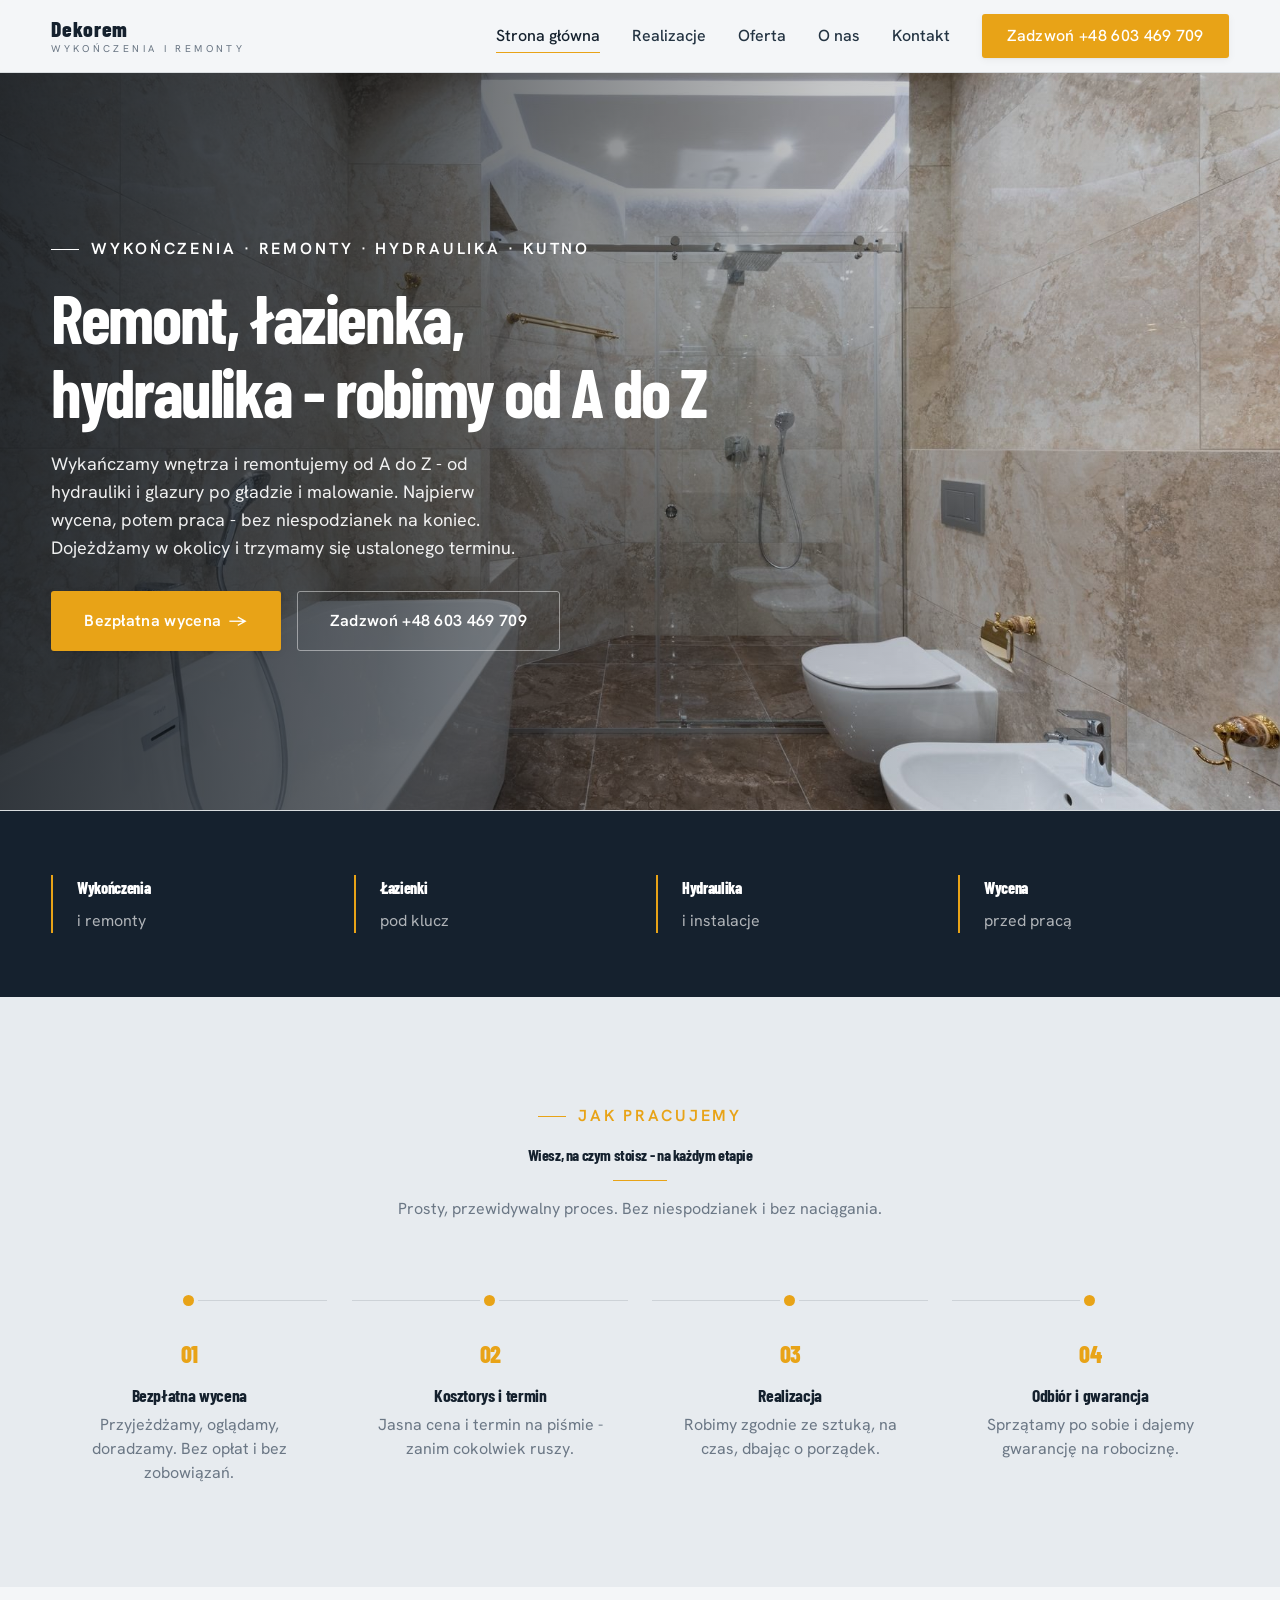
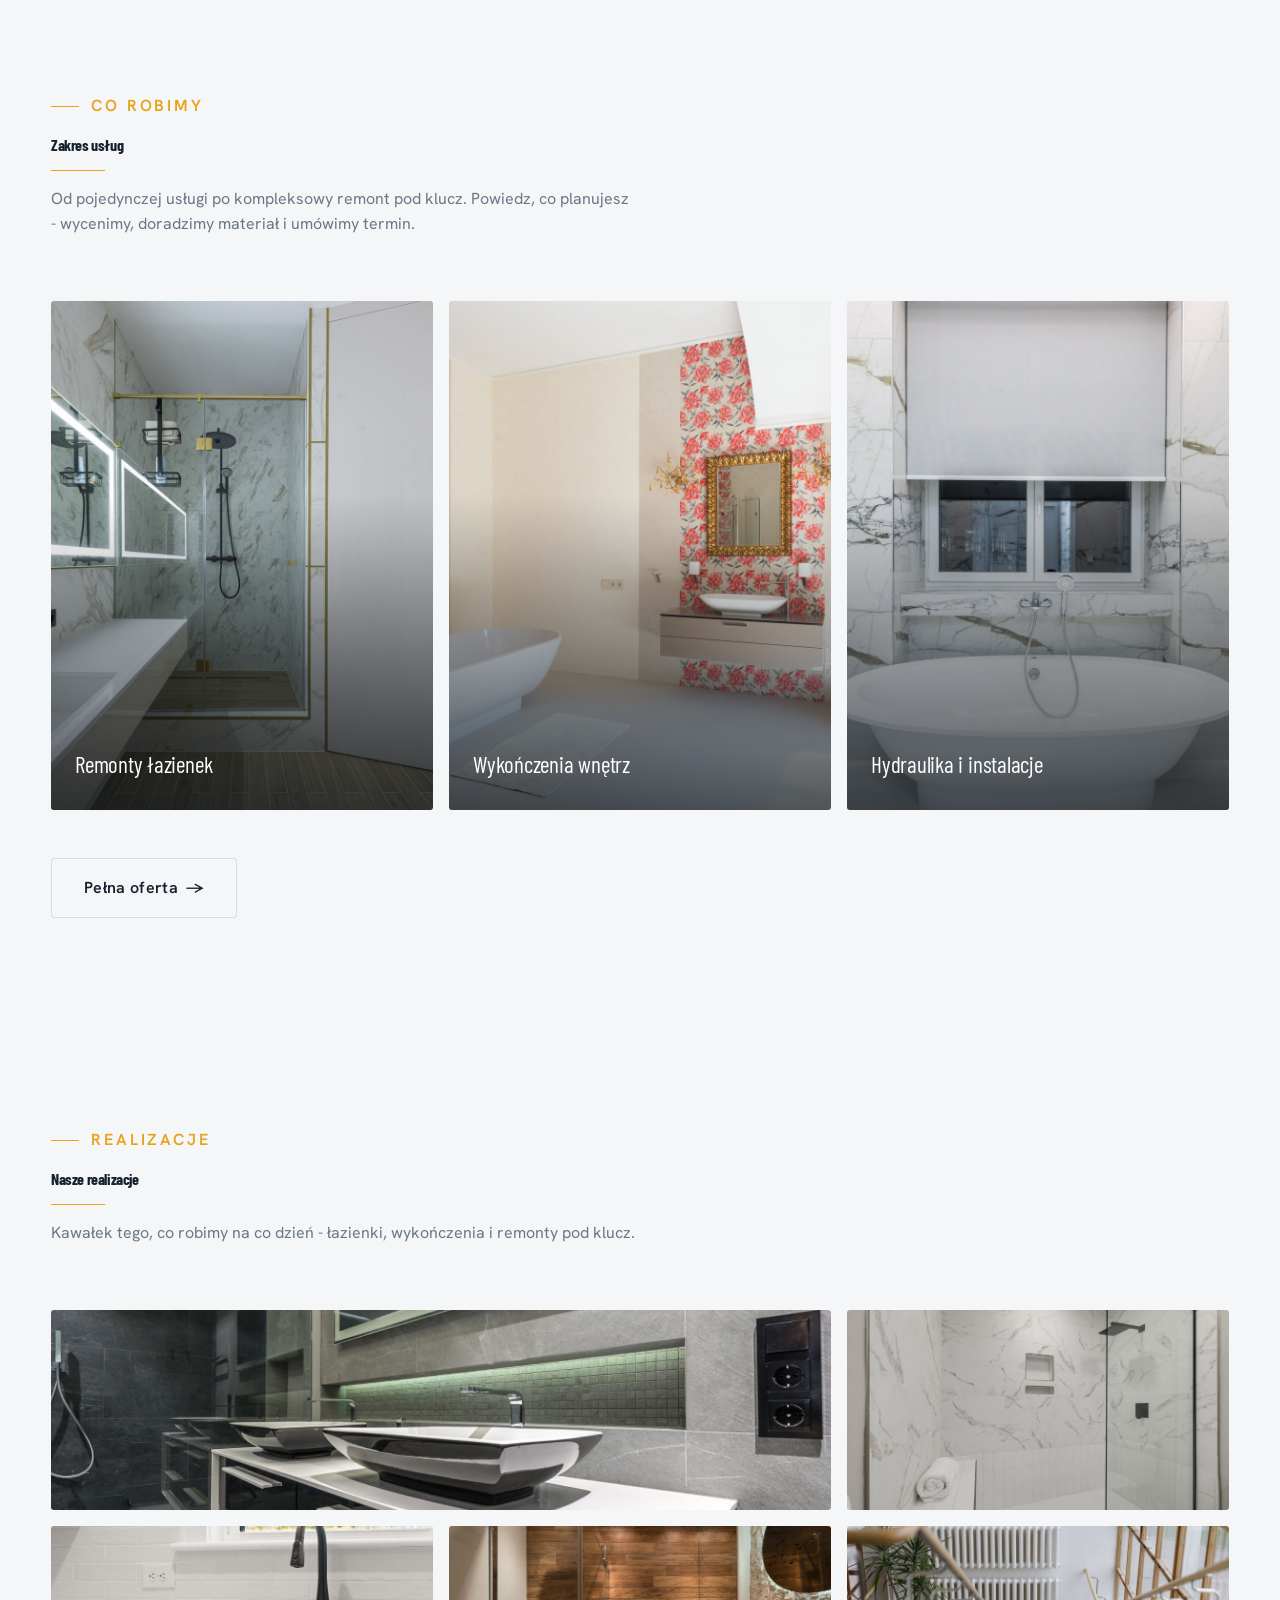
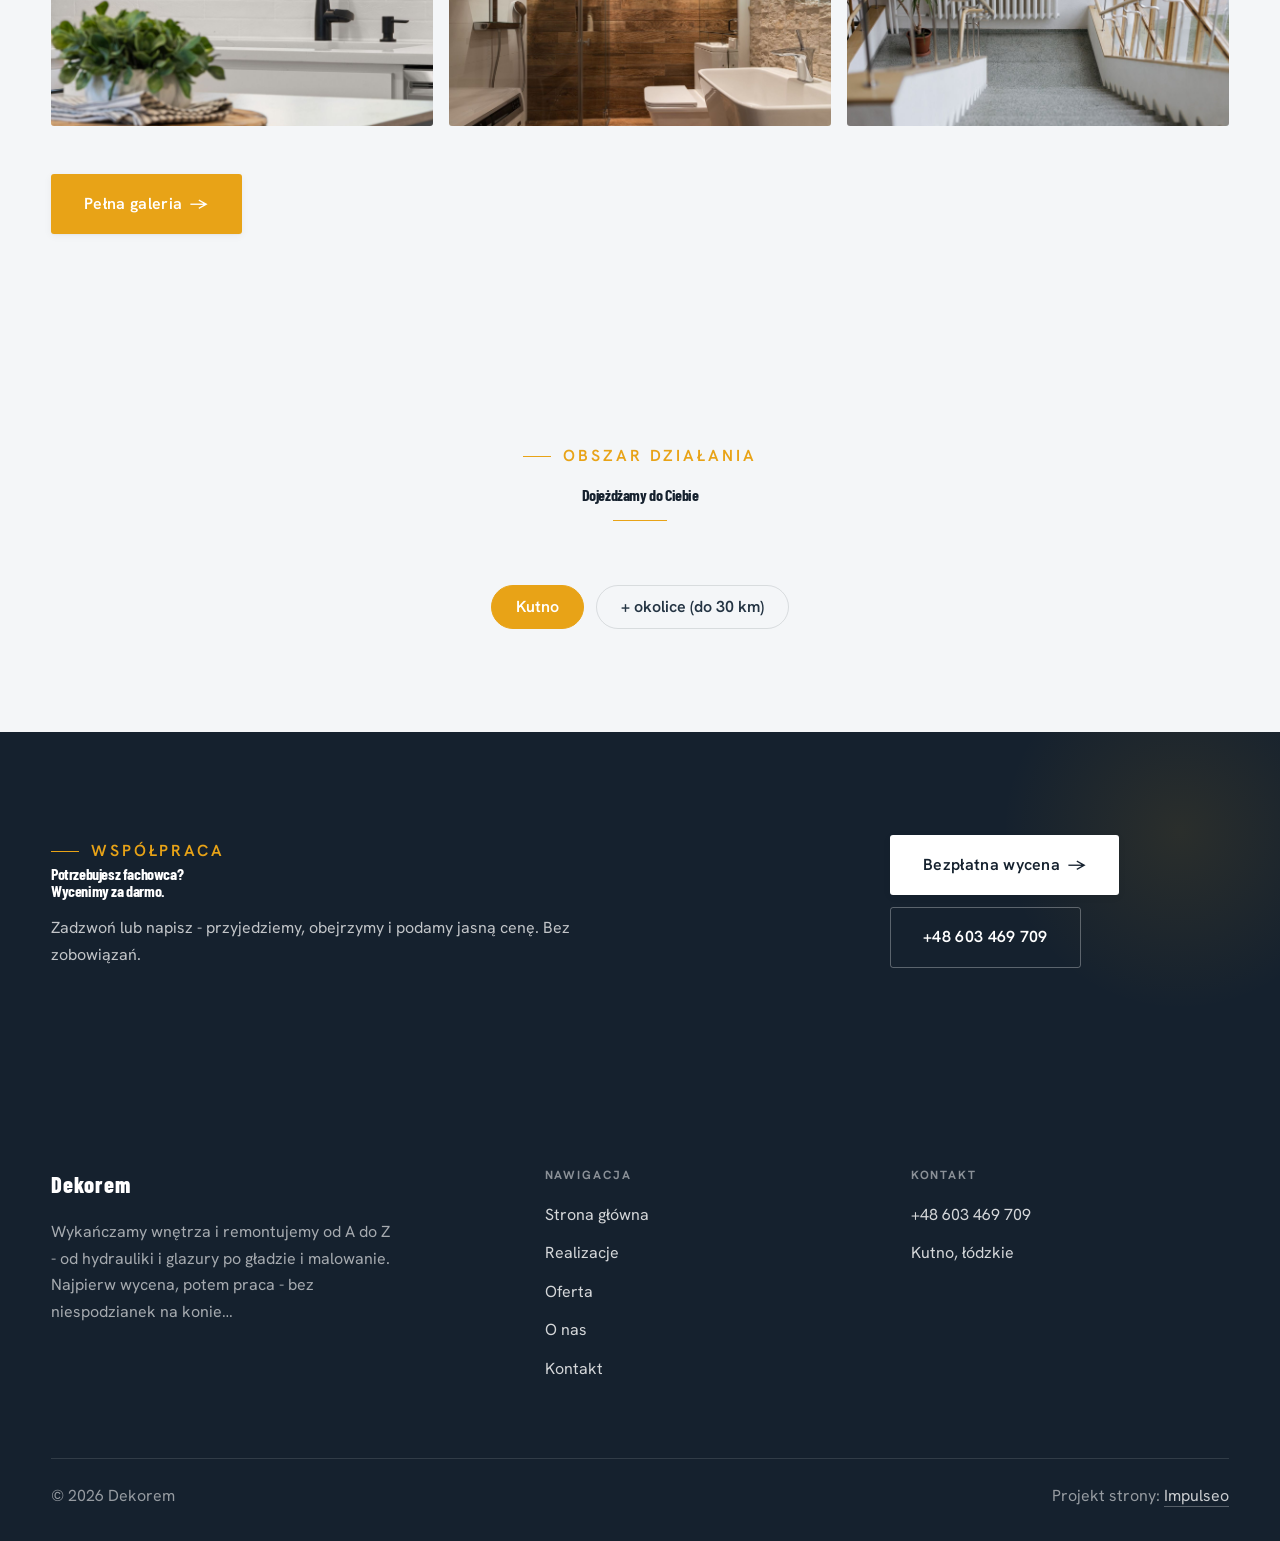
<file: index.html>
<!DOCTYPE html>
<html lang="pl">
<head>
<meta charset="UTF-8">
<meta name="viewport" content="width=device-width, initial-scale=1.0">
<title>Dekorem - Wykończenia i remonty · Kutno</title>
<meta name="description" content="Dekorem - wykończenia wnętrz, remonty i hydraulika w Kutno i okolicy. Łazienki pod klucz, glazura, gładzie, malowanie, instalacje wodno-kanalizacyjne. Wycena przed pracą, gwarancja na pracę. Zadzwoń i umów termin.">
<link rel="preconnect" href="https://fonts.googleapis.com">
<link rel="preconnect" href="https://fonts.gstatic.com" crossorigin>
<link href="https://fonts.googleapis.com/css2?family=Barlow+Condensed:wght@500;600;700&family=Hanken+Grotesk:wght@400;500;600&display=swap" rel="stylesheet">
<link rel="stylesheet" href="assets/styles.css">
</head>
<body>

<header class="nav">
  <div class="wrap nav-inner">
    <a class="brand" href="index.html"><span class="name">Dekorem</span><span class="sub">Wykończenia i remonty</span></a>
    <nav class="nav-links">
      <a href="index.html" class="active">Strona główna</a>
      <a href="realizacje.html">Realizacje</a>
      <a href="oferta.html">Oferta</a>
      <a href="o-nas.html">O nas</a>
      <a href="kontakt.html">Kontakt</a>
      <a href="tel:+48603469709" class="btn btn-accent">Zadzwoń +48 603 469 709</a>
    </nav>
    <button class="nav-toggle" aria-label="Menu"><span></span><span></span><span></span></button>
  </div>
</header>

<section class="hero-cine">
  <img src="img/hero.jpg" alt="Dekorem - Remont, łazienka, hydraulika - robimy od A do Z">
  <div class="wrap">
    <div class="hero-copy">
      <span class="eyebrow">Wykończenia · remonty · hydraulika · Kutno</span>
      <h1>Remont, łazienka, hydraulika - robimy od A do Z</h1>
      <p class="lead">Wykańczamy wnętrza i remontujemy od A do Z - od hydrauliki i glazury po gładzie i malowanie. Najpierw wycena, potem praca - bez niespodzianek na koniec. Dojeżdżamy w okolicy i trzymamy się ustalonego terminu.</p>
      <div class="hero-actions">
        <a href="kontakt.html" class="btn btn-accent">Bezpłatna wycena <span class="arr">→</span></a>
        <a href="tel:+48603469709" class="btn btn-ghost" style="color:#fff;border-color:rgba(255,255,255,.45)">Zadzwoń +48 603 469 709</a>
      </div>
    </div>
  </div>
</section>
<section class="strip" style="padding-block:0">
  <div class="wrap">
    <div class="item reveal"><div class="k">Wykończenia</div><div class="v">i remonty</div></div>
    <div class="item reveal"><div class="k">Łazienki</div><div class="v">pod klucz</div></div>
    <div class="item reveal"><div class="k">Hydraulika</div><div class="v">i instalacje</div></div>
    <div class="item reveal"><div class="k">Wycena</div><div class="v">przed pracą</div></div>
  </div>
</section>
<section class="proces">
  <div class="wrap">
    <div class="head center reveal">
      <span class="eyebrow">Jak pracujemy</span>
      <h2>Wiesz, na czym stoisz - na każdym etapie</h2>
      <p>Prosty, przewidywalny proces. Bez niespodzianek i bez naciągania.</p>
    </div>
    <ol class="proces-line">
      <li class="reveal"><span class="pno">01</span><h3>Bezpłatna wycena</h3><p>Przyjeżdżamy, oglądamy, doradzamy. Bez opłat i bez zobowiązań.</p></li>
      <li class="reveal"><span class="pno">02</span><h3>Kosztorys i termin</h3><p>Jasna cena i termin na piśmie - zanim cokolwiek ruszy.</p></li>
      <li class="reveal"><span class="pno">03</span><h3>Realizacja</h3><p>Robimy zgodnie ze sztuką, na czas, dbając o porządek.</p></li>
      <li class="reveal"><span class="pno">04</span><h3>Odbiór i gwarancja</h3><p>Sprzątamy po sobie i dajemy gwarancję na robociznę.</p></li>
    </ol>
  </div>
</section>
<section>
  <div class="wrap">
    <div class="head reveal">
      <span class="eyebrow">Co robimy</span>
      <h2>Zakres usług</h2>
      <p>Od pojedynczej usługi po kompleksowy remont pod klucz. Powiedz, co planujesz - wycenimy, doradzimy materiał i umówimy termin.</p>
    </div>
    <div class="gateways">
      <a href="oferta.html" class="gateway reveal"><img src="img/g2.jpg" alt="Remonty łazienek"><span class="g-ttl">Remonty łazienek</span></a>
      <a href="oferta.html" class="gateway reveal"><img src="img/g3.jpg" alt="Wykończenia wnętrz"><span class="g-ttl">Wykończenia wnętrz</span></a>
      <a href="oferta.html" class="gateway reveal"><img src="img/g4.jpg" alt="Hydraulika i instalacje"><span class="g-ttl">Hydraulika i instalacje</span></a>
    </div>
    <div style="margin-top:var(--space-7)" class="reveal"><a href="oferta.html" class="btn btn-ghost">Pełna oferta <span class="arr">→</span></a></div>
  </div>
</section>
<section>
  <div class="wrap">
    <div class="head reveal">
      <span class="eyebrow">Realizacje</span>
      <h2>Nasze realizacje</h2>
      <p>Kawałek tego, co robimy na co dzień - łazienki, wykończenia i remonty pod klucz.</p>
    </div>
    <div class="gallery">
      <div class="tile t-two3 reveal"><img src="img/g5.jpg" alt="Remont łazienki"><div class="cap">Remont łazienki</div></div>
      <div class="tile t-third reveal"><img src="img/g6.jpg" alt="Wykończenie wnętrza"><div class="cap">Wykończenie wnętrza</div></div>
      <div class="tile t-third reveal"><img src="img/g7.jpg" alt="Glazura i terakota"><div class="cap">Glazura i terakota</div></div>
      <div class="tile t-third reveal"><img src="img/g8.jpg" alt="Strefa prysznica"><div class="cap">Strefa prysznica</div></div>
      <div class="tile t-third reveal"><img src="img/g9.jpg" alt="Hydraulika i armatura"><div class="cap">Hydraulika i armatura</div></div>
    </div>
    <div style="margin-top:var(--space-7)" class="reveal"><a href="realizacje.html" class="btn btn-accent">Pełna galeria <span class="arr">→</span></a></div>
  </div>
</section>
<section class="obszar">
  <div class="wrap">
    <div class="head center reveal">
      <span class="eyebrow">Obszar działania</span>
      <h2>Dojeżdżamy do Ciebie</h2>
    </div>
    <ul class="obszar-list reveal"><li class="is-home">Kutno</li><li>+ okolice (do 30 km)</li></ul>
  </div>
</section>
<section class="cta">
  <div class="wrap">
    <div class="reveal">
      <span class="eyebrow">Współpraca</span>
      <h2>Potrzebujesz fachowca? Wycenimy za darmo.</h2>
      <p>Zadzwoń lub napisz - przyjedziemy, obejrzymy i podamy jasną cenę. Bez zobowiązań.</p>
    </div>
    <div class="cta-actions reveal">
      <a href="kontakt.html" class="btn btn-light">Bezpłatna wycena <span class="arr">→</span></a>
      <a href="tel:+48603469709" class="btn btn-ghost" style="color:#fff;border-color:rgba(255,255,255,.3)">+48 603 469 709</a>
    </div>
  </div>
</section>

<footer>
  <div class="wrap">
    <div class="foot-grid">
      <div class="foot-brand">
        <div class="name">Dekorem</div>
        <p>Wykańczamy wnętrza i remontujemy od A do Z - od hydrauliki i glazury po gładzie i malowanie. Najpierw wycena, potem praca - bez niespodzianek na konie…</p>
      </div>
      <div class="foot-col">
        <h4>Nawigacja</h4>
        <a href="index.html">Strona główna</a>
        <a href="realizacje.html">Realizacje</a>
        <a href="oferta.html">Oferta</a>
        <a href="o-nas.html">O nas</a>
        <a href="kontakt.html">Kontakt</a>
      </div>
      <div class="foot-col">
        <h4>Kontakt</h4>
        <a href="tel:+48603469709">+48 603 469 709</a>
        <p>Kutno, łódzkie</p>
      </div>
    </div>
    <div class="foot-bot">
      <span>© 2026 Dekorem</span>
      <span>Projekt strony: <a class="foot-credit" href="https://impulseo.pl" target="_blank" rel="noopener">Impulseo</a></span>
    </div>
  </div>
</footer>
<div class="sticky-call"><a class="sc-call" href="tel:+48603469709">📞 Zadzwoń</a><a class="sc-quote" href="kontakt.html">Bezpłatna wycena</a></div>

<script src="assets/main.js"></script>
</body>
</html>
</file>
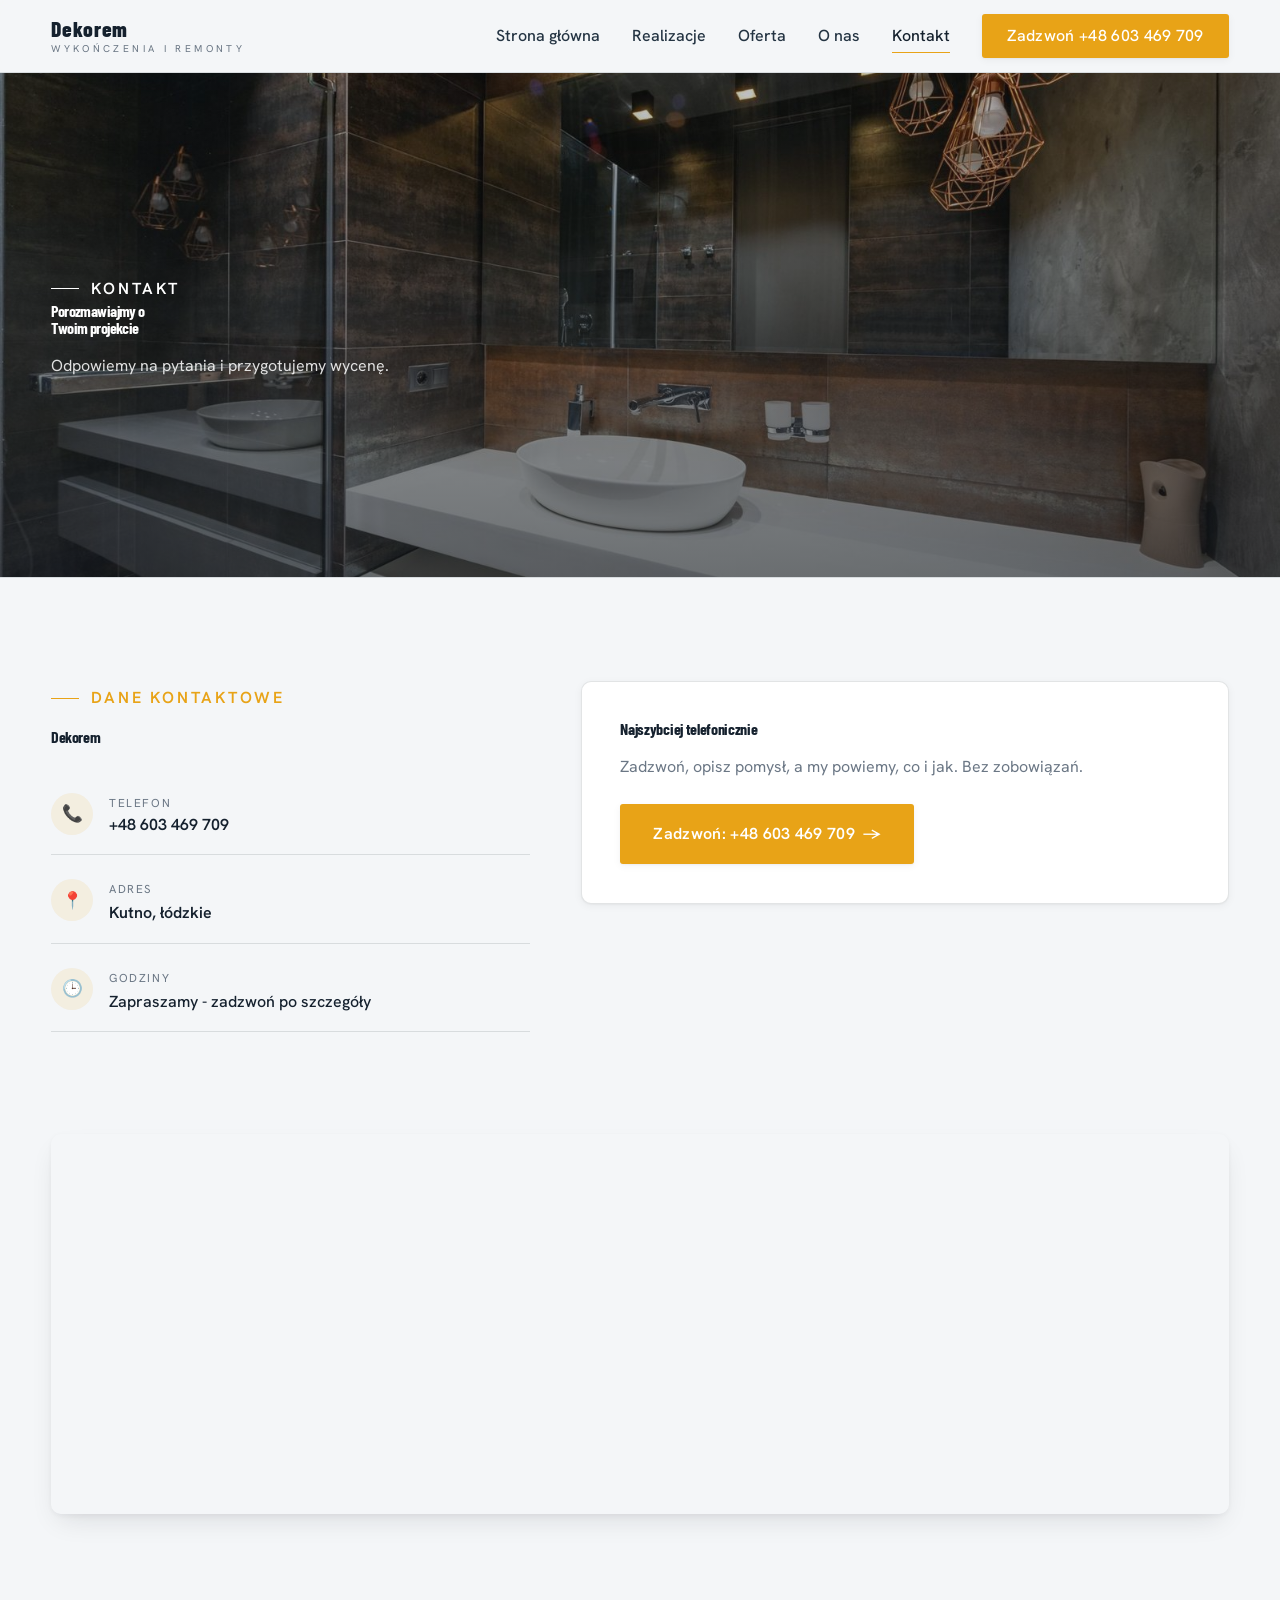
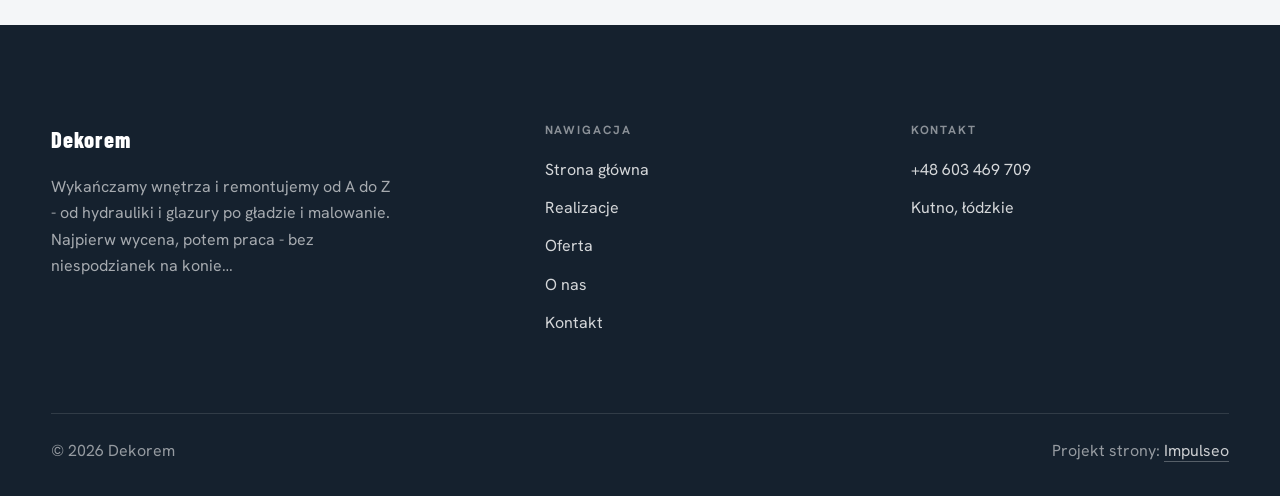
<file: kontakt.html>
<!DOCTYPE html>
<html lang="pl">
<head>
<meta charset="UTF-8">
<meta name="viewport" content="width=device-width, initial-scale=1.0">
<title>Kontakt - Dekorem</title>
<meta name="description" content="Kontakt Dekorem - Kutno, łódzkie">
<link rel="preconnect" href="https://fonts.googleapis.com">
<link rel="preconnect" href="https://fonts.gstatic.com" crossorigin>
<link href="https://fonts.googleapis.com/css2?family=Barlow+Condensed:wght@500;600;700&family=Hanken+Grotesk:wght@400;500;600&display=swap" rel="stylesheet">
<link rel="stylesheet" href="assets/styles.css">
</head>
<body>

<header class="nav">
  <div class="wrap nav-inner">
    <a class="brand" href="index.html"><span class="name">Dekorem</span><span class="sub">Wykończenia i remonty</span></a>
    <nav class="nav-links">
      <a href="index.html">Strona główna</a>
      <a href="realizacje.html">Realizacje</a>
      <a href="oferta.html">Oferta</a>
      <a href="o-nas.html">O nas</a>
      <a href="kontakt.html" class="active">Kontakt</a>
      <a href="tel:+48603469709" class="btn btn-accent">Zadzwoń +48 603 469 709</a>
    </nav>
    <button class="nav-toggle" aria-label="Menu"><span></span><span></span><span></span></button>
  </div>
</header>

<section class="pagehead">
  <img src="img/about.jpg" alt="Dekorem - Porozmawiajmy o Twoim projekcie">
  <div class="wrap">
    <span class="eyebrow">Kontakt</span>
    <h1>Porozmawiajmy o Twoim projekcie</h1>
    <p>Odpowiemy na pytania i przygotujemy wycenę.</p>
  </div>
</section>
<section>
  <div class="wrap contact-grid">
    <div class="reveal">
      <span class="eyebrow">Dane kontaktowe</span>
      <h2 style="margin:var(--space-4) 0 var(--space-6)">Dekorem</h2>
      <div class="info-list">
        <div class="info-row"><div class="ic">📞</div><div><div class="lbl">Telefon</div><a class="val" href="tel:+48603469709">+48 603 469 709</a></div></div>
        <div class="info-row"><div class="ic">📍</div><div><div class="lbl">Adres</div><div class="val">Kutno, łódzkie</div></div></div>
        <div class="info-row"><div class="ic">🕒</div><div><div class="lbl">Godziny</div><div class="val" style="font-weight:500">Zapraszamy - zadzwoń po szczegóły</div></div></div>
      </div>
    </div>
    <div class="reveal">
      <div class="form">
        <h3 style="margin-bottom:var(--space-4)">Najszybciej telefonicznie</h3>
        <p class="muted" style="margin-bottom:var(--space-5)">Zadzwoń, opisz pomysł, a my powiemy, co i jak. Bez zobowiązań.</p>
        <a href="tel:+48603469709" class="btn btn-accent" style="justify-content:center">Zadzwoń: +48 603 469 709 <span class="arr">→</span></a>
      </div>
    </div>
  </div>
</section>
<section style="padding-top:0">
  <div class="wrap reveal">
    <iframe class="map" title="Dekorem - Kutno" src="https://maps.google.com/maps?q=52.21478%2C19.37721&z=15&output=embed" loading="lazy" referrerpolicy="no-referrer-when-downgrade"></iframe>
  </div>
</section>

<footer>
  <div class="wrap">
    <div class="foot-grid">
      <div class="foot-brand">
        <div class="name">Dekorem</div>
        <p>Wykańczamy wnętrza i remontujemy od A do Z - od hydrauliki i glazury po gładzie i malowanie. Najpierw wycena, potem praca - bez niespodzianek na konie…</p>
      </div>
      <div class="foot-col">
        <h4>Nawigacja</h4>
        <a href="index.html">Strona główna</a>
        <a href="realizacje.html">Realizacje</a>
        <a href="oferta.html">Oferta</a>
        <a href="o-nas.html">O nas</a>
        <a href="kontakt.html">Kontakt</a>
      </div>
      <div class="foot-col">
        <h4>Kontakt</h4>
        <a href="tel:+48603469709">+48 603 469 709</a>
        <p>Kutno, łódzkie</p>
      </div>
    </div>
    <div class="foot-bot">
      <span>© 2026 Dekorem</span>
      <span>Projekt strony: <a class="foot-credit" href="https://impulseo.pl" target="_blank" rel="noopener">Impulseo</a></span>
    </div>
  </div>
</footer>
<div class="sticky-call"><a class="sc-call" href="tel:+48603469709">📞 Zadzwoń</a><a class="sc-quote" href="kontakt.html">Bezpłatna wycena</a></div>

<script src="assets/main.js"></script>
</body>
</html>
</file>
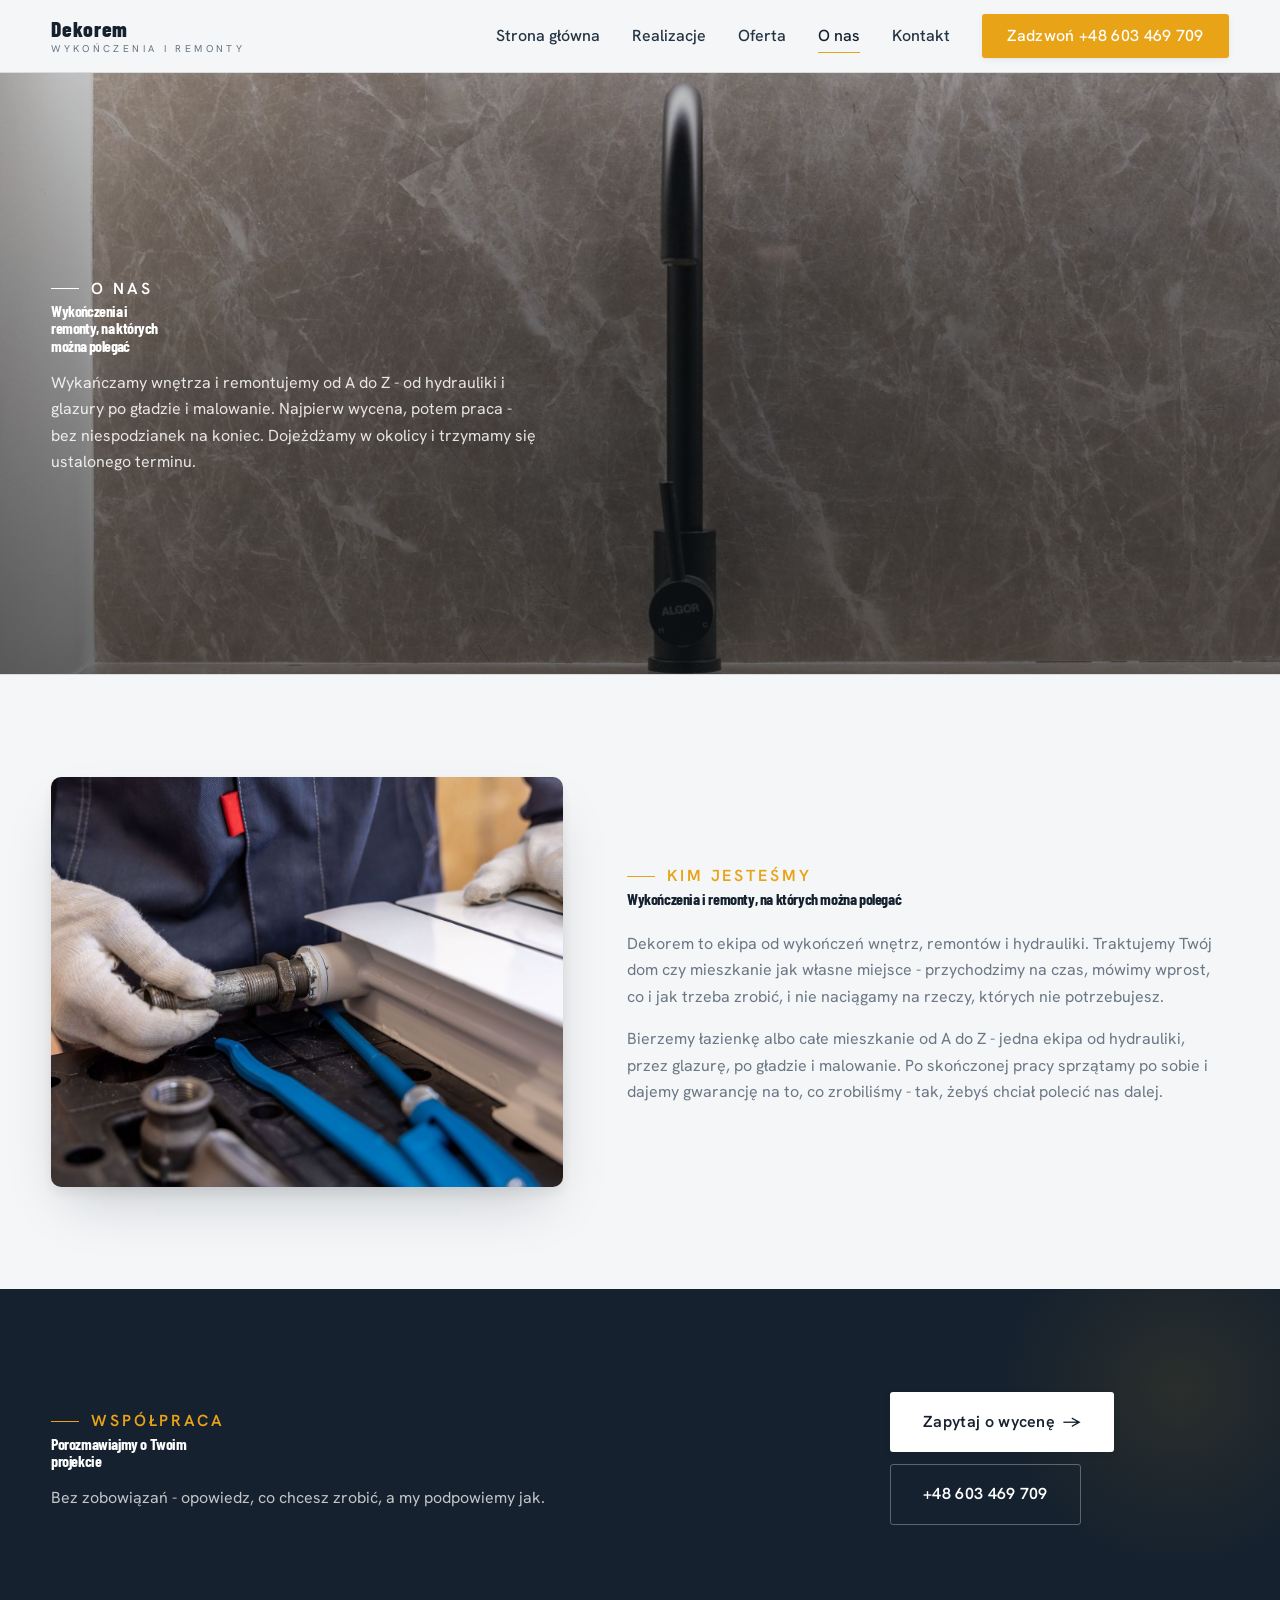
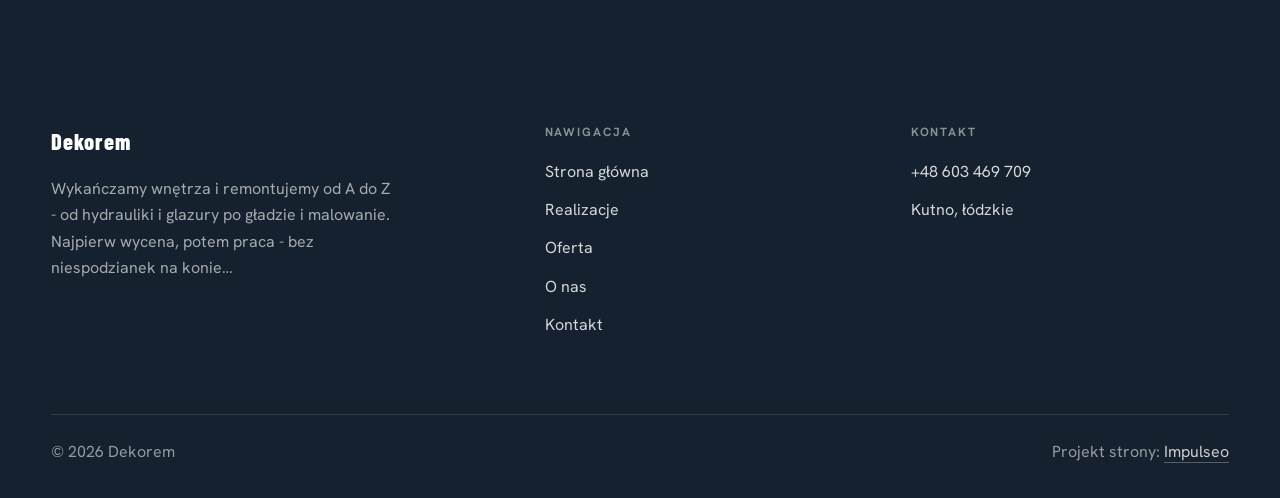
<file: o-nas.html>
<!DOCTYPE html>
<html lang="pl">
<head>
<meta charset="UTF-8">
<meta name="viewport" content="width=device-width, initial-scale=1.0">
<title>O nas - Dekorem</title>
<meta name="description" content="Dekorem - wykończenia wnętrz, remonty i hydraulika w Kutno i okolicy. Łazienki pod klucz, glazura, gładzie, malowanie, instalacje wodno-kanalizacyjne. Wycena przed pracą, gwarancja na pracę. Zadzwoń i umów termin.">
<link rel="preconnect" href="https://fonts.googleapis.com">
<link rel="preconnect" href="https://fonts.gstatic.com" crossorigin>
<link href="https://fonts.googleapis.com/css2?family=Barlow+Condensed:wght@500;600;700&family=Hanken+Grotesk:wght@400;500;600&display=swap" rel="stylesheet">
<link rel="stylesheet" href="assets/styles.css">
</head>
<body>

<header class="nav">
  <div class="wrap nav-inner">
    <a class="brand" href="index.html"><span class="name">Dekorem</span><span class="sub">Wykończenia i remonty</span></a>
    <nav class="nav-links">
      <a href="index.html">Strona główna</a>
      <a href="realizacje.html">Realizacje</a>
      <a href="oferta.html">Oferta</a>
      <a href="o-nas.html" class="active">O nas</a>
      <a href="kontakt.html">Kontakt</a>
      <a href="tel:+48603469709" class="btn btn-accent">Zadzwoń +48 603 469 709</a>
    </nav>
    <button class="nav-toggle" aria-label="Menu"><span></span><span></span><span></span></button>
  </div>
</header>

<section class="pagehead">
  <img src="img/g13.jpg" alt="Dekorem - Wykończenia i remonty, na których można polegać">
  <div class="wrap">
    <span class="eyebrow">O nas</span>
    <h1>Wykończenia i remonty, na których można polegać</h1>
    <p>Wykańczamy wnętrza i remontujemy od A do Z - od hydrauliki i glazury po gładzie i malowanie. Najpierw wycena, potem praca - bez niespodzianek na koniec. Dojeżdżamy w okolicy i trzymamy się ustalonego terminu.</p>
  </div>
</section>
<section>
  <div class="wrap split">
    <div class="split-art reveal"><img src="img/g14.jpg" alt="Dekorem"></div>
    <div class="split-copy reveal">
      <span class="eyebrow">Kim jesteśmy</span>
      <h2>Wykończenia i remonty, na których można polegać</h2>
      <p class="muted">Dekorem to ekipa od wykończeń wnętrz, remontów i hydrauliki. Traktujemy Twój dom czy mieszkanie jak własne miejsce - przychodzimy na czas, mówimy wprost, co i jak trzeba zrobić, i nie naciągamy na rzeczy, których nie potrzebujesz.</p>
      <p class="muted">Bierzemy łazienkę albo całe mieszkanie od A do Z - jedna ekipa od hydrauliki, przez glazurę, po gładzie i malowanie. Po skończonej pracy sprzątamy po sobie i dajemy gwarancję na to, co zrobiliśmy - tak, żebyś chciał polecić nas dalej.</p>
    </div>
  </div>
</section>


<section class="cta">
  <div class="wrap">
    <div class="reveal">
      <span class="eyebrow">Współpraca</span>
      <h2>Porozmawiajmy o Twoim projekcie</h2>
      <p>Bez zobowiązań - opowiedz, co chcesz zrobić, a my podpowiemy jak.</p>
    </div>
    <div class="cta-actions reveal">
      <a href="kontakt.html" class="btn btn-light">Zapytaj o wycenę <span class="arr">→</span></a>
      <a href="tel:+48603469709" class="btn btn-ghost" style="color:#fff;border-color:rgba(255,255,255,.3)">+48 603 469 709</a>
    </div>
  </div>
</section>

<footer>
  <div class="wrap">
    <div class="foot-grid">
      <div class="foot-brand">
        <div class="name">Dekorem</div>
        <p>Wykańczamy wnętrza i remontujemy od A do Z - od hydrauliki i glazury po gładzie i malowanie. Najpierw wycena, potem praca - bez niespodzianek na konie…</p>
      </div>
      <div class="foot-col">
        <h4>Nawigacja</h4>
        <a href="index.html">Strona główna</a>
        <a href="realizacje.html">Realizacje</a>
        <a href="oferta.html">Oferta</a>
        <a href="o-nas.html">O nas</a>
        <a href="kontakt.html">Kontakt</a>
      </div>
      <div class="foot-col">
        <h4>Kontakt</h4>
        <a href="tel:+48603469709">+48 603 469 709</a>
        <p>Kutno, łódzkie</p>
      </div>
    </div>
    <div class="foot-bot">
      <span>© 2026 Dekorem</span>
      <span>Projekt strony: <a class="foot-credit" href="https://impulseo.pl" target="_blank" rel="noopener">Impulseo</a></span>
    </div>
  </div>
</footer>
<div class="sticky-call"><a class="sc-call" href="tel:+48603469709">📞 Zadzwoń</a><a class="sc-quote" href="kontakt.html">Bezpłatna wycena</a></div>

<script src="assets/main.js"></script>
</body>
</html>
</file>
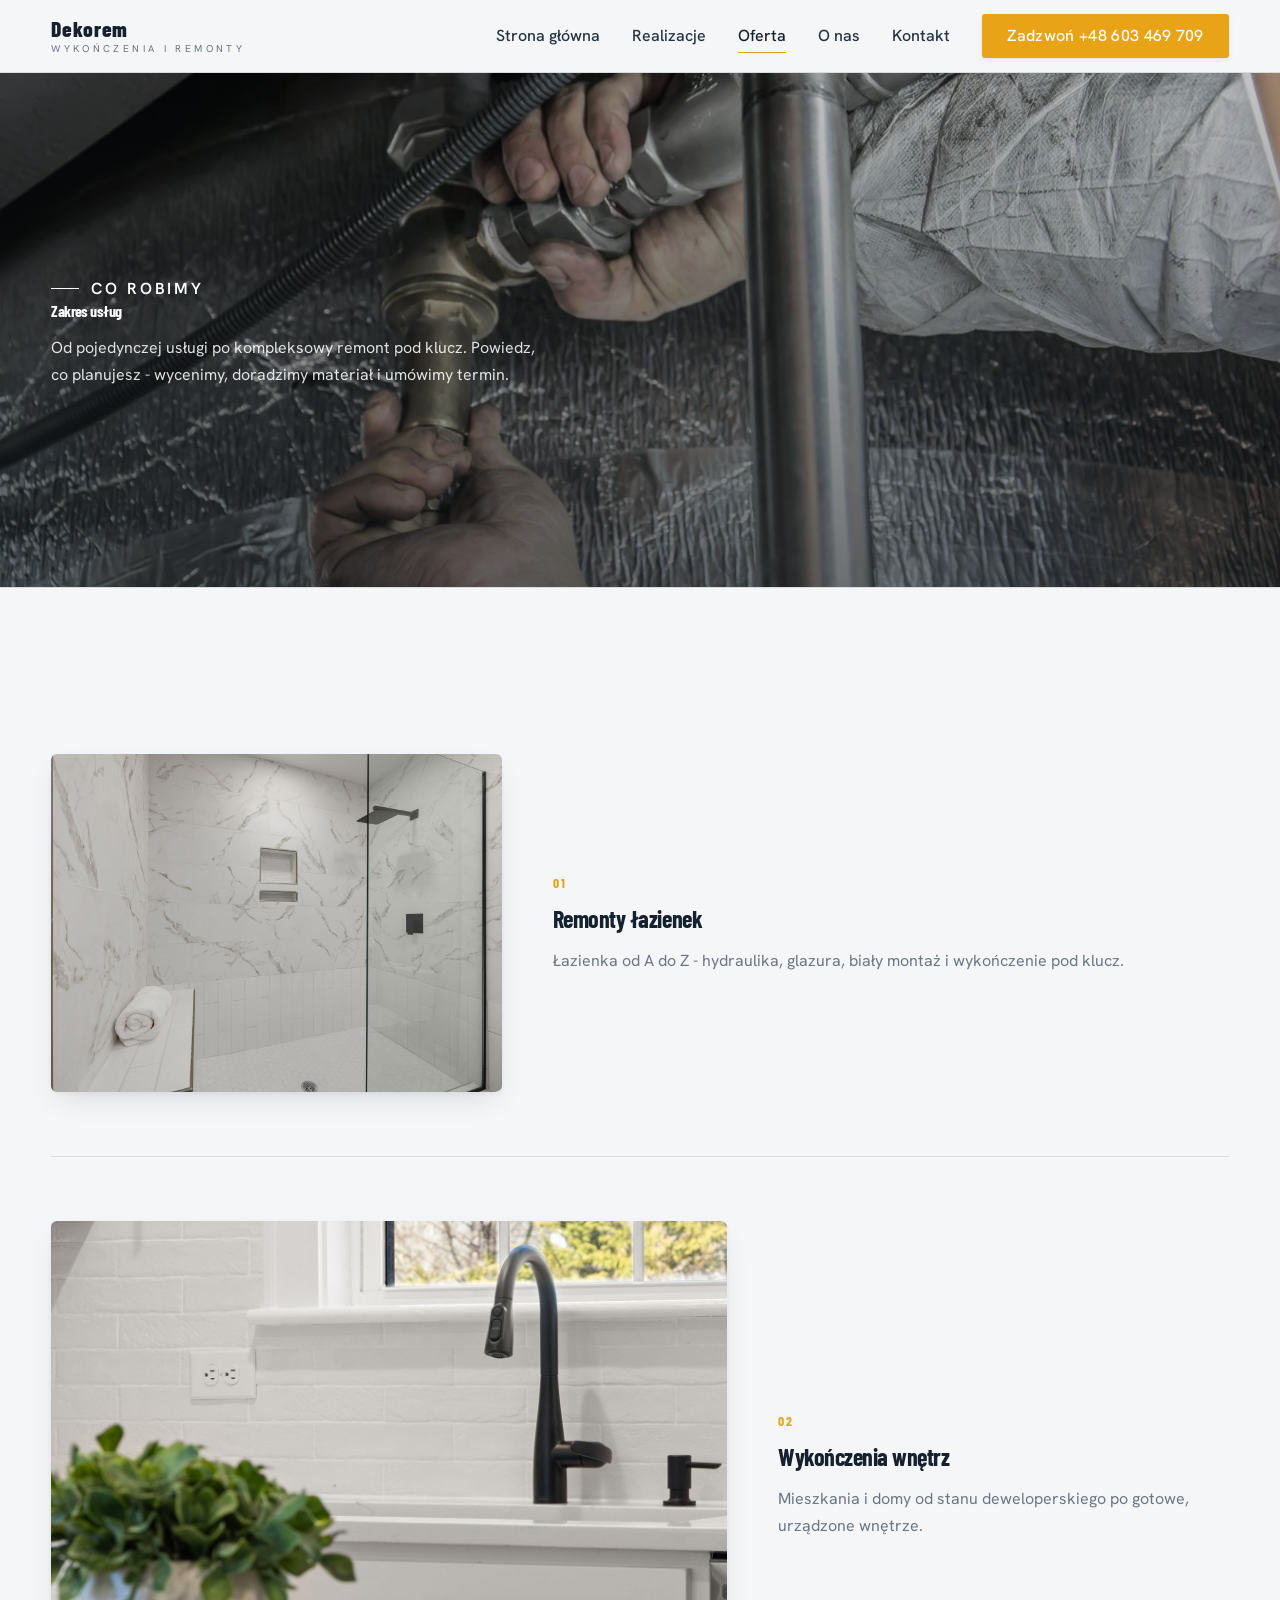
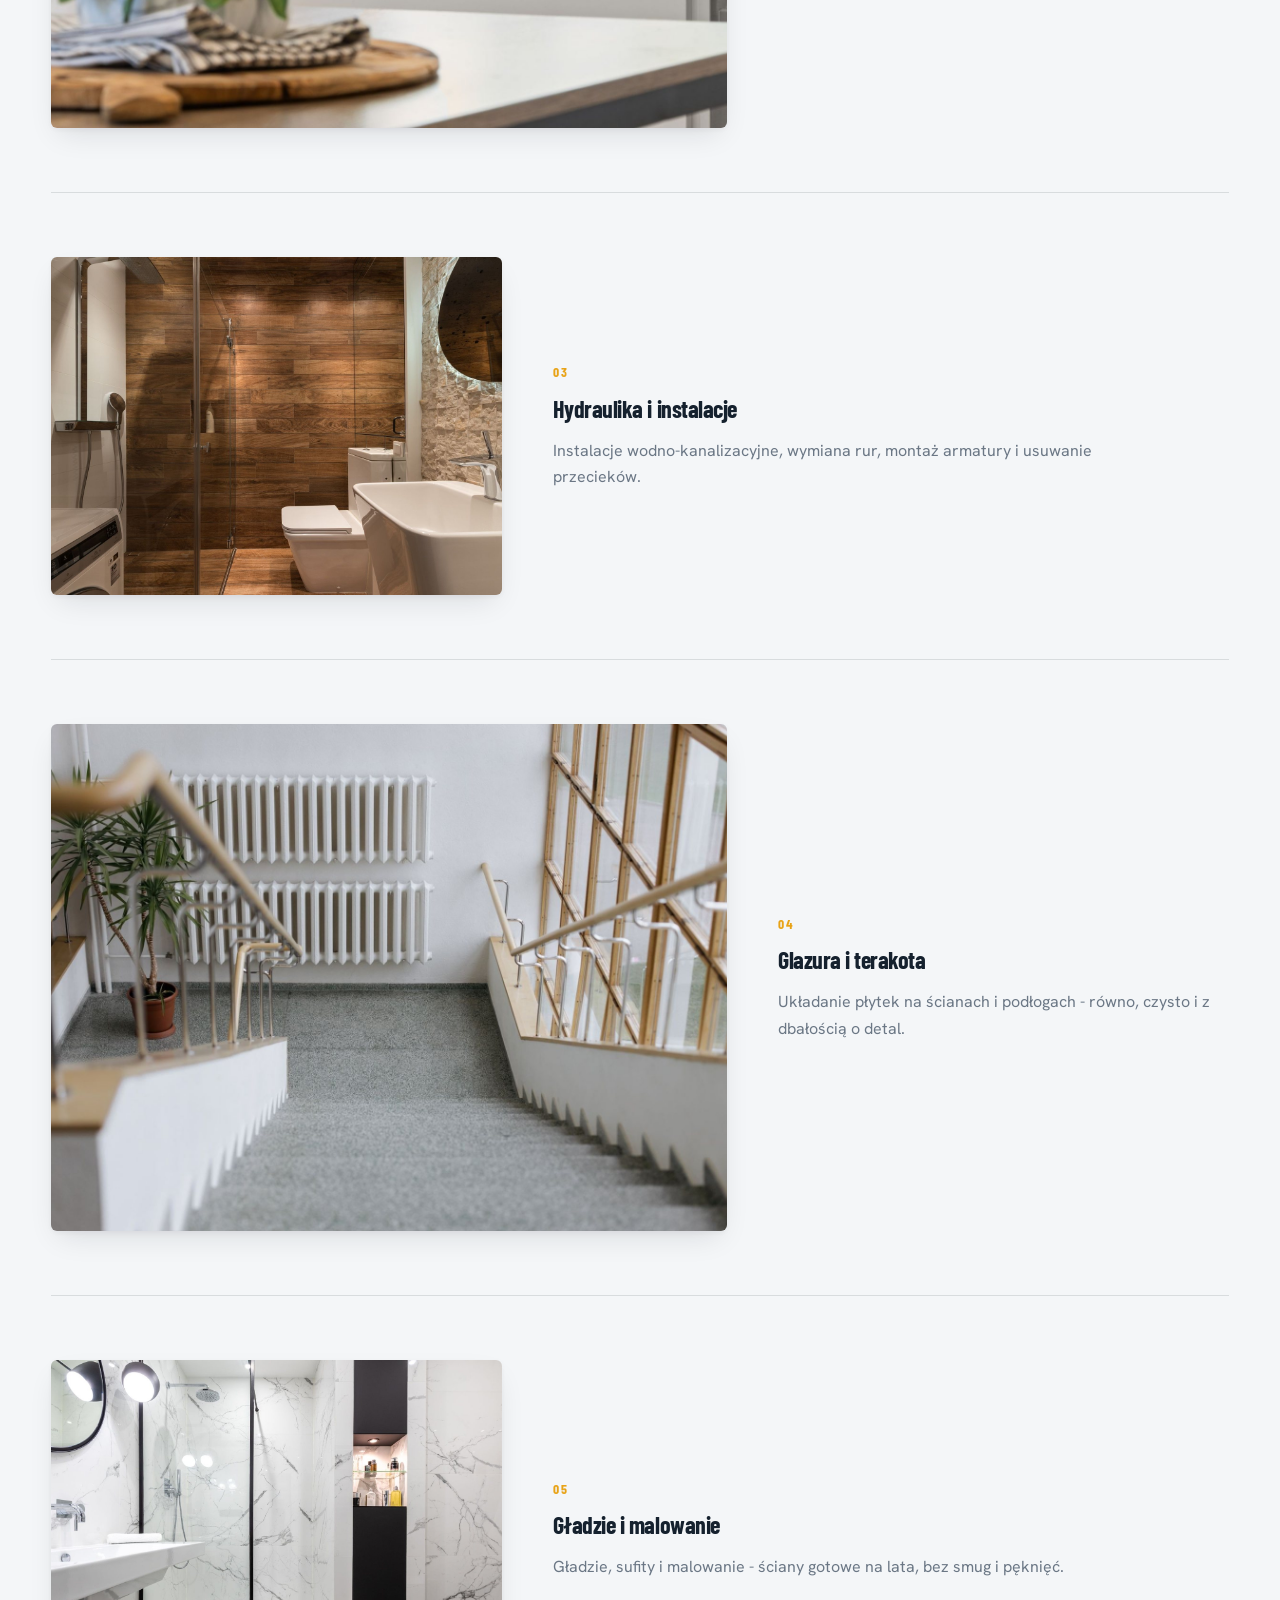
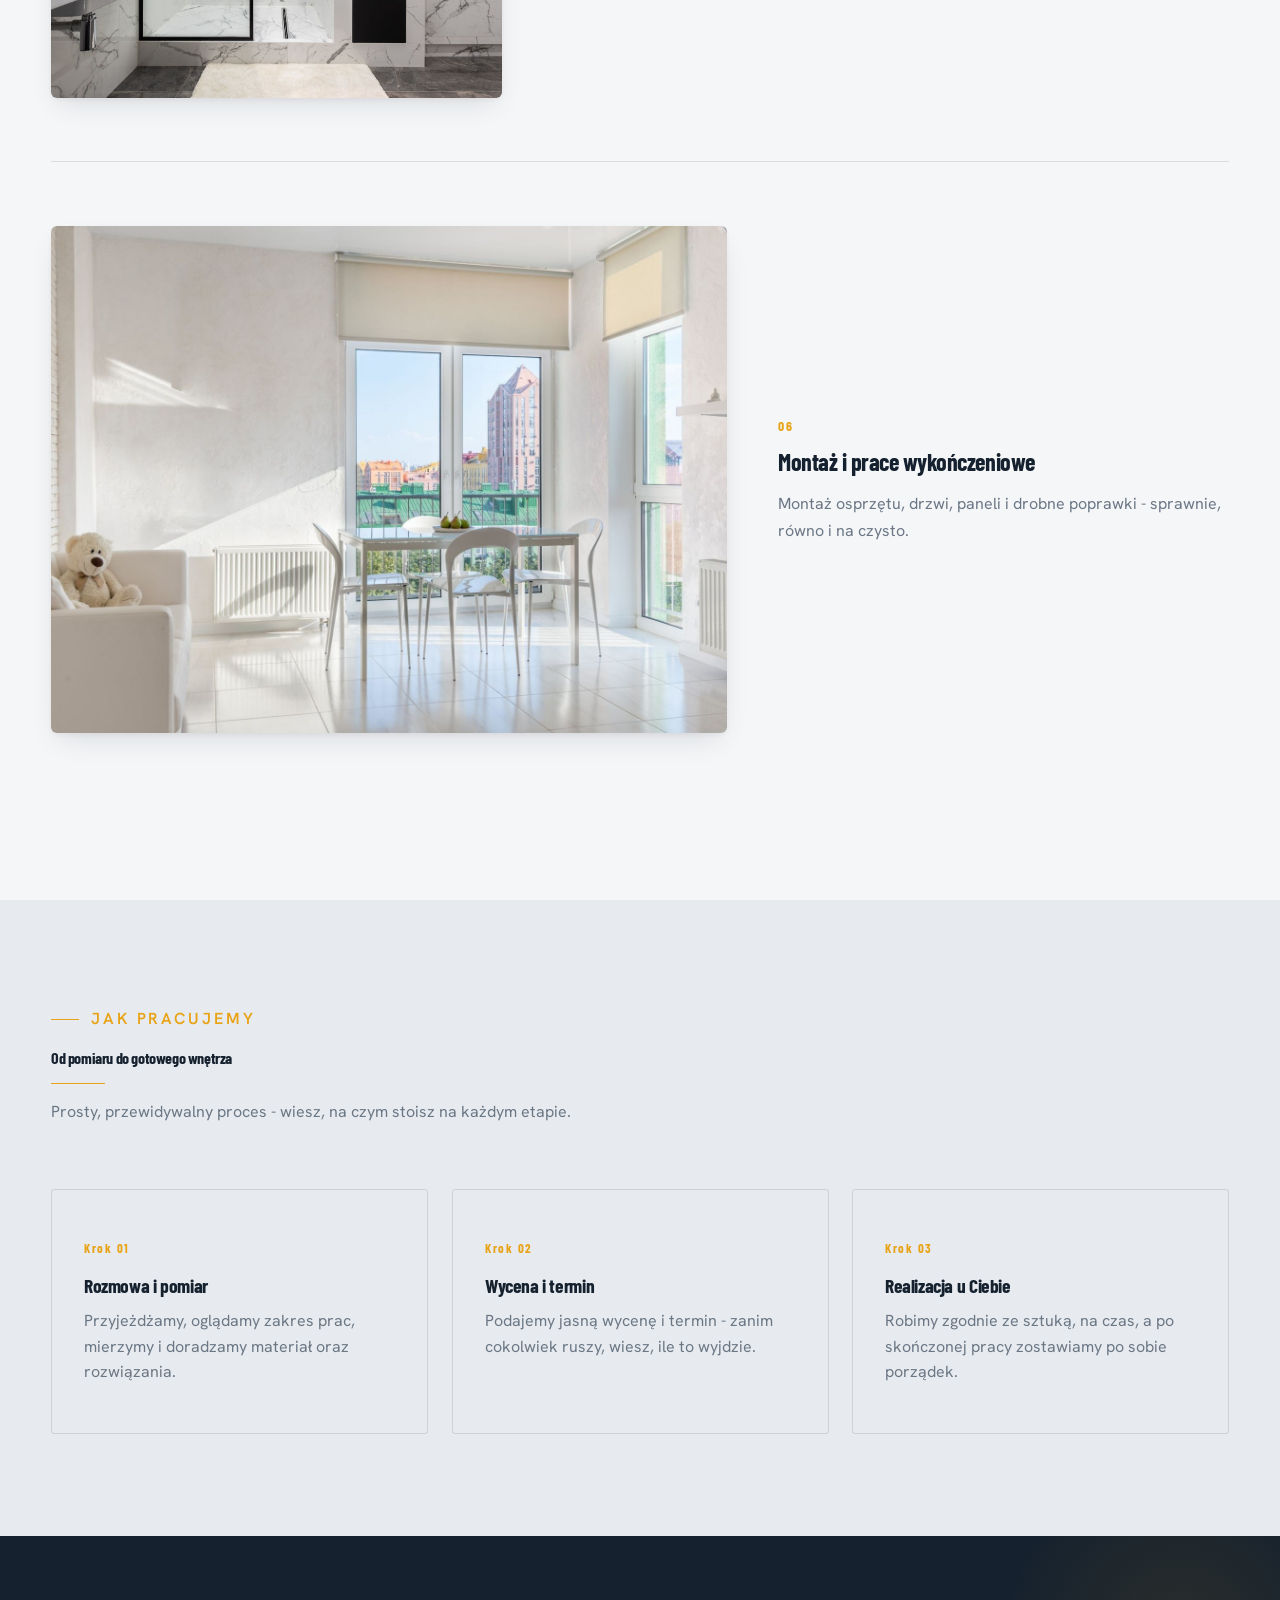
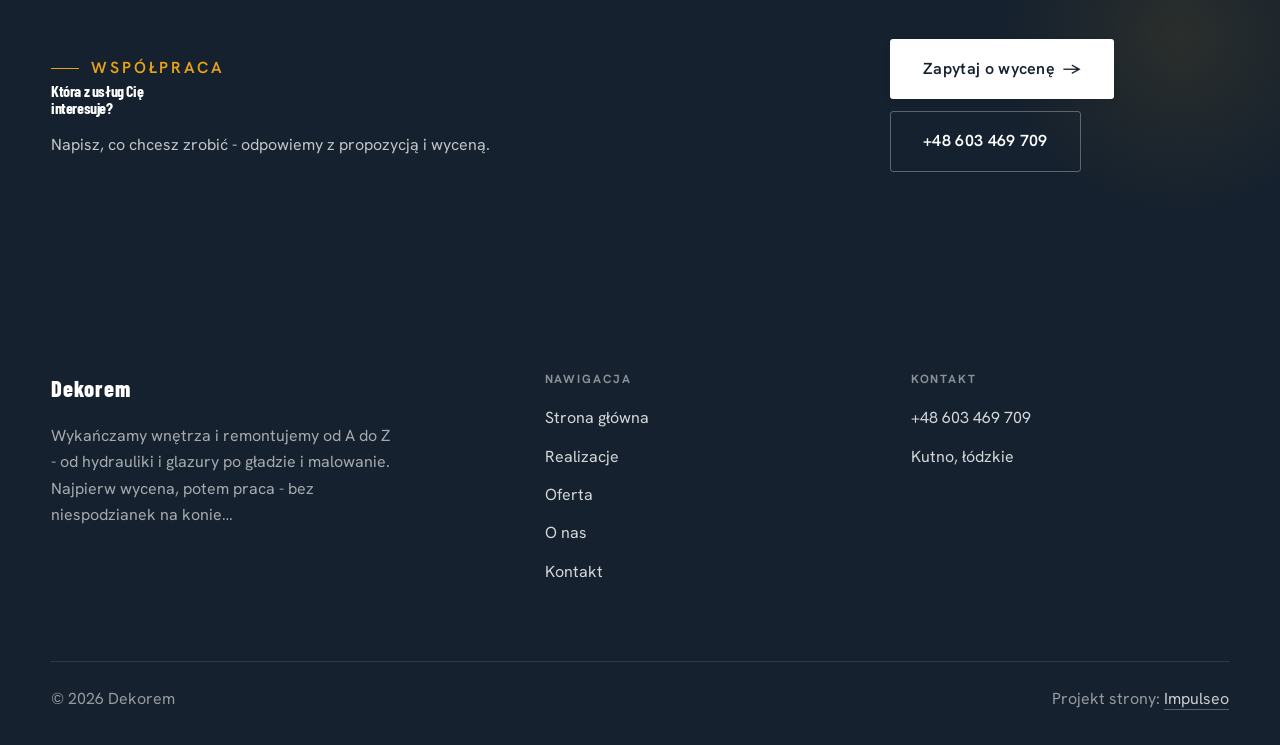
<file: oferta.html>
<!DOCTYPE html>
<html lang="pl">
<head>
<meta charset="UTF-8">
<meta name="viewport" content="width=device-width, initial-scale=1.0">
<title>Oferta - Dekorem</title>
<meta name="description" content="Dekorem - wykończenia wnętrz, remonty i hydraulika w Kutno i okolicy. Łazienki pod klucz, glazura, gładzie, malowanie, instalacje wodno-kanalizacyjne. Wycena przed pracą, gwarancja na pracę. Zadzwoń i umów termin.">
<link rel="preconnect" href="https://fonts.googleapis.com">
<link rel="preconnect" href="https://fonts.gstatic.com" crossorigin>
<link href="https://fonts.googleapis.com/css2?family=Barlow+Condensed:wght@500;600;700&family=Hanken+Grotesk:wght@400;500;600&display=swap" rel="stylesheet">
<link rel="stylesheet" href="assets/styles.css">
</head>
<body>

<header class="nav">
  <div class="wrap nav-inner">
    <a class="brand" href="index.html"><span class="name">Dekorem</span><span class="sub">Wykończenia i remonty</span></a>
    <nav class="nav-links">
      <a href="index.html">Strona główna</a>
      <a href="realizacje.html">Realizacje</a>
      <a href="oferta.html" class="active">Oferta</a>
      <a href="o-nas.html">O nas</a>
      <a href="kontakt.html">Kontakt</a>
      <a href="tel:+48603469709" class="btn btn-accent">Zadzwoń +48 603 469 709</a>
    </nav>
    <button class="nav-toggle" aria-label="Menu"><span></span><span></span><span></span></button>
  </div>
</header>

<section class="pagehead">
  <img src="img/g12.jpg" alt="Dekorem - Zakres usług">
  <div class="wrap">
    <span class="eyebrow">Co robimy</span>
    <h1>Zakres usług</h1>
    <p>Od pojedynczej usługi po kompleksowy remont pod klucz. Powiedz, co planujesz - wycenimy, doradzimy materiał i umówimy termin.</p>
  </div>
</section>
<section>
  <div class="wrap">
    <div class="svc-row reveal">
      <div class="svc-row-art"><img src="img/g6.jpg" alt="Remonty łazienek"></div>
      <div>
        <span class="num">01</span>
        <h3>Remonty łazienek</h3>
        <p class="muted">Łazienka od A do Z - hydraulika, glazura, biały montaż i wykończenie pod klucz.</p>
      </div>
    </div>
    <div class="svc-row rev reveal">
      <div class="svc-row-art"><img src="img/g7.jpg" alt="Wykończenia wnętrz"></div>
      <div>
        <span class="num">02</span>
        <h3>Wykończenia wnętrz</h3>
        <p class="muted">Mieszkania i domy od stanu deweloperskiego po gotowe, urządzone wnętrze.</p>
      </div>
    </div>
    <div class="svc-row reveal">
      <div class="svc-row-art"><img src="img/g8.jpg" alt="Hydraulika i instalacje"></div>
      <div>
        <span class="num">03</span>
        <h3>Hydraulika i instalacje</h3>
        <p class="muted">Instalacje wodno-kanalizacyjne, wymiana rur, montaż armatury i usuwanie przecieków.</p>
      </div>
    </div>
    <div class="svc-row rev reveal">
      <div class="svc-row-art"><img src="img/g9.jpg" alt="Glazura i terakota"></div>
      <div>
        <span class="num">04</span>
        <h3>Glazura i terakota</h3>
        <p class="muted">Układanie płytek na ścianach i podłogach - równo, czysto i z dbałością o detal.</p>
      </div>
    </div>
    <div class="svc-row reveal">
      <div class="svc-row-art"><img src="img/g10.jpg" alt="Gładzie i malowanie"></div>
      <div>
        <span class="num">05</span>
        <h3>Gładzie i malowanie</h3>
        <p class="muted">Gładzie, sufity i malowanie - ściany gotowe na lata, bez smug i pęknięć.</p>
      </div>
    </div>
    <div class="svc-row rev reveal">
      <div class="svc-row-art"><img src="img/g11.jpg" alt="Montaż i prace wykończeniowe"></div>
      <div>
        <span class="num">06</span>
        <h3>Montaż i prace wykończeniowe</h3>
        <p class="muted">Montaż osprzętu, drzwi, paneli i drobne poprawki - sprawnie, równo i na czysto.</p>
      </div>
    </div>
  </div>
</section>
<section class="trust">
  <div class="wrap">
    <div class="head reveal">
      <span class="eyebrow">Jak pracujemy</span>
      <h2>Od pomiaru do gotowego wnętrza</h2>
      <p>Prosty, przewidywalny proces - wiesz, na czym stoisz na każdym etapie.</p>
    </div>
    <div class="svc-grid">
      <div class="svc reveal"><div class="ic">Krok 01</div><h3>Rozmowa i pomiar</h3><p>Przyjeżdżamy, oglądamy zakres prac, mierzymy i doradzamy materiał oraz rozwiązania.</p></div>
      <div class="svc reveal"><div class="ic">Krok 02</div><h3>Wycena i termin</h3><p>Podajemy jasną wycenę i termin - zanim cokolwiek ruszy, wiesz, ile to wyjdzie.</p></div>
      <div class="svc reveal"><div class="ic">Krok 03</div><h3>Realizacja u Ciebie</h3><p>Robimy zgodnie ze sztuką, na czas, a po skończonej pracy zostawiamy po sobie porządek.</p></div>
    </div>
  </div>
</section>
<section class="cta">
  <div class="wrap">
    <div class="reveal">
      <span class="eyebrow">Współpraca</span>
      <h2>Która z usług Cię interesuje?</h2>
      <p>Napisz, co chcesz zrobić - odpowiemy z propozycją i wyceną.</p>
    </div>
    <div class="cta-actions reveal">
      <a href="kontakt.html" class="btn btn-light">Zapytaj o wycenę <span class="arr">→</span></a>
      <a href="tel:+48603469709" class="btn btn-ghost" style="color:#fff;border-color:rgba(255,255,255,.3)">+48 603 469 709</a>
    </div>
  </div>
</section>

<footer>
  <div class="wrap">
    <div class="foot-grid">
      <div class="foot-brand">
        <div class="name">Dekorem</div>
        <p>Wykańczamy wnętrza i remontujemy od A do Z - od hydrauliki i glazury po gładzie i malowanie. Najpierw wycena, potem praca - bez niespodzianek na konie…</p>
      </div>
      <div class="foot-col">
        <h4>Nawigacja</h4>
        <a href="index.html">Strona główna</a>
        <a href="realizacje.html">Realizacje</a>
        <a href="oferta.html">Oferta</a>
        <a href="o-nas.html">O nas</a>
        <a href="kontakt.html">Kontakt</a>
      </div>
      <div class="foot-col">
        <h4>Kontakt</h4>
        <a href="tel:+48603469709">+48 603 469 709</a>
        <p>Kutno, łódzkie</p>
      </div>
    </div>
    <div class="foot-bot">
      <span>© 2026 Dekorem</span>
      <span>Projekt strony: <a class="foot-credit" href="https://impulseo.pl" target="_blank" rel="noopener">Impulseo</a></span>
    </div>
  </div>
</footer>
<div class="sticky-call"><a class="sc-call" href="tel:+48603469709">📞 Zadzwoń</a><a class="sc-quote" href="kontakt.html">Bezpłatna wycena</a></div>

<script src="assets/main.js"></script>
</body>
</html>
</file>
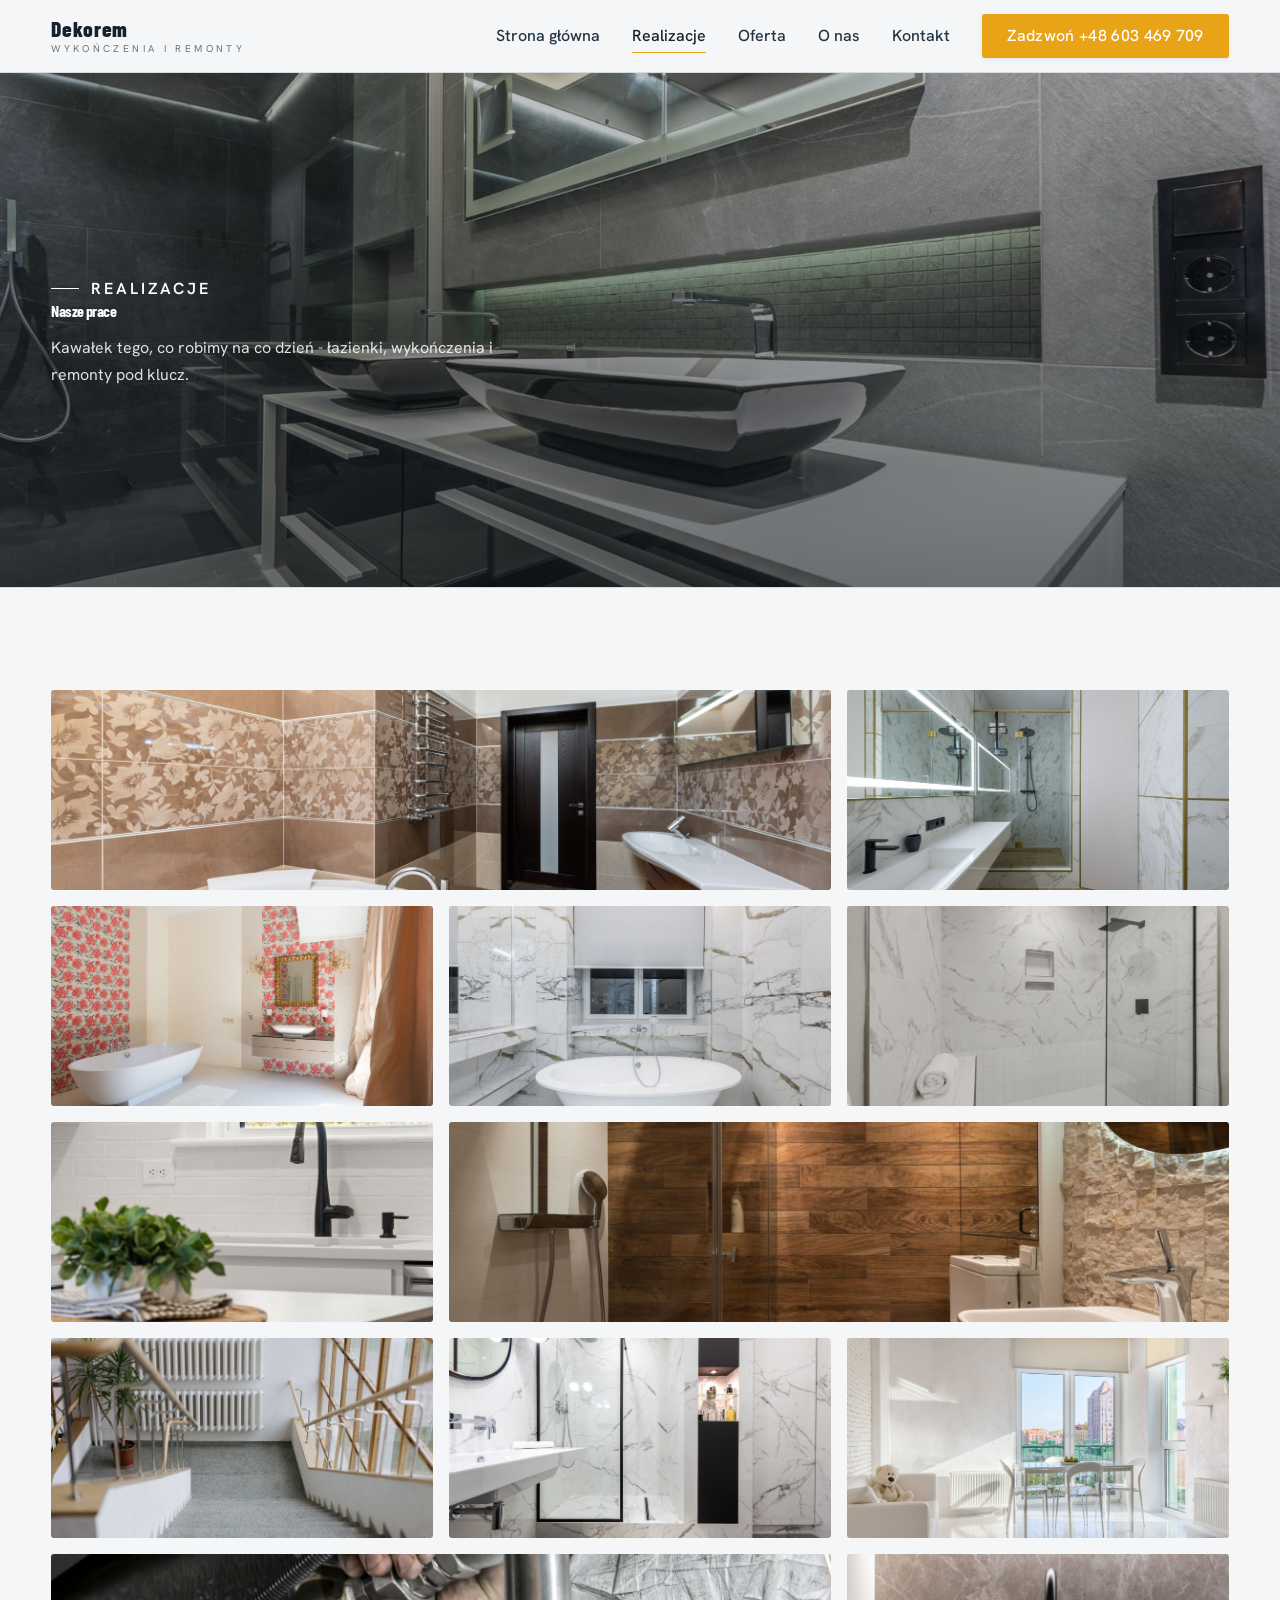
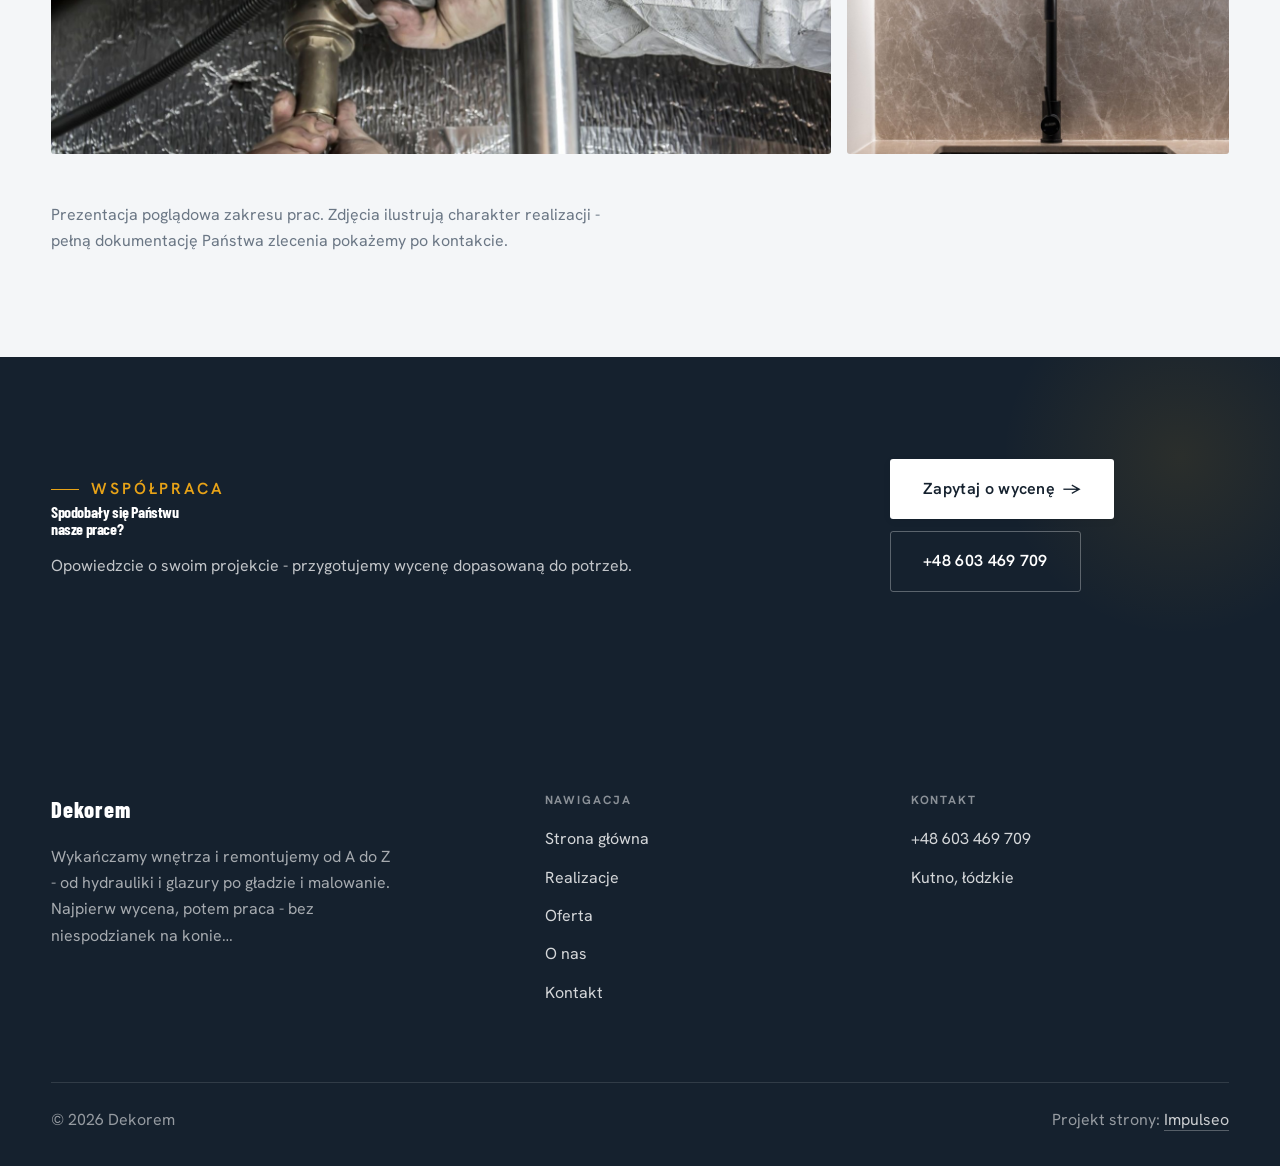
<file: realizacje.html>
<!DOCTYPE html>
<html lang="pl">
<head>
<meta charset="UTF-8">
<meta name="viewport" content="width=device-width, initial-scale=1.0">
<title>Realizacje - Dekorem</title>
<meta name="description" content="Realizacje Dekorem: Remont łazienki, Wykończenie wnętrza, Glazura i terakota, Strefa prysznica, Hydraulika i armatura">
<link rel="preconnect" href="https://fonts.googleapis.com">
<link rel="preconnect" href="https://fonts.gstatic.com" crossorigin>
<link href="https://fonts.googleapis.com/css2?family=Barlow+Condensed:wght@500;600;700&family=Hanken+Grotesk:wght@400;500;600&display=swap" rel="stylesheet">
<link rel="stylesheet" href="assets/styles.css">
</head>
<body>

<header class="nav">
  <div class="wrap nav-inner">
    <a class="brand" href="index.html"><span class="name">Dekorem</span><span class="sub">Wykończenia i remonty</span></a>
    <nav class="nav-links">
      <a href="index.html">Strona główna</a>
      <a href="realizacje.html" class="active">Realizacje</a>
      <a href="oferta.html">Oferta</a>
      <a href="o-nas.html">O nas</a>
      <a href="kontakt.html">Kontakt</a>
      <a href="tel:+48603469709" class="btn btn-accent">Zadzwoń +48 603 469 709</a>
    </nav>
    <button class="nav-toggle" aria-label="Menu"><span></span><span></span><span></span></button>
  </div>
</header>

<section class="pagehead">
  <img src="img/g5.jpg" alt="Dekorem - Nasze prace">
  <div class="wrap">
    <span class="eyebrow">Realizacje</span>
    <h1>Nasze prace</h1>
    <p>Kawałek tego, co robimy na co dzień - łazienki, wykończenia i remonty pod klucz.</p>
  </div>
</section>
<section>
  <div class="wrap">
    <div class="gallery">
      <div class="tile t-two3 reveal"><img src="img/g1.jpg" alt="Remont łazienki"><div class="cap">Remont łazienki</div></div>
      <div class="tile t-third reveal"><img src="img/g2.jpg" alt="Wykończenie wnętrza"><div class="cap">Wykończenie wnętrza</div></div>
      <div class="tile t-third reveal"><img src="img/g3.jpg" alt="Glazura i terakota"><div class="cap">Glazura i terakota</div></div>
      <div class="tile t-third reveal"><img src="img/g4.jpg" alt="Strefa prysznica"><div class="cap">Strefa prysznica</div></div>
      <div class="tile t-third reveal"><img src="img/g6.jpg" alt="Hydraulika i armatura"><div class="cap">Hydraulika i armatura</div></div>
      <div class="tile t-third reveal"><img src="img/g7.jpg" alt="Gotowe wnętrze"><div class="cap">Gotowe wnętrze</div></div>
      <div class="tile t-two3 reveal"><img src="img/g8.jpg" alt="Dekorem"></div>
      <div class="tile t-third reveal"><img src="img/g9.jpg" alt="Dekorem"></div>
      <div class="tile t-third reveal"><img src="img/g10.jpg" alt="Dekorem"></div>
      <div class="tile t-third reveal"><img src="img/g11.jpg" alt="Dekorem"></div>
      <div class="tile t-two3 reveal"><img src="img/g12.jpg" alt="Dekorem"></div>
      <div class="tile t-third reveal"><img src="img/g13.jpg" alt="Dekorem"></div>
    </div>
    <p class="muted reveal" style="margin-top:var(--space-7);font-size:var(--text-sm);max-width:62ch">Prezentacja poglądowa zakresu prac. Zdjęcia ilustrują charakter realizacji - pełną dokumentację Państwa zlecenia pokażemy po kontakcie.</p>
  </div>
</section>
<section class="cta">
  <div class="wrap">
    <div class="reveal">
      <span class="eyebrow">Współpraca</span>
      <h2>Spodobały się Państwu nasze prace?</h2>
      <p>Opowiedzcie o swoim projekcie - przygotujemy wycenę dopasowaną do potrzeb.</p>
    </div>
    <div class="cta-actions reveal">
      <a href="kontakt.html" class="btn btn-light">Zapytaj o wycenę <span class="arr">→</span></a>
      <a href="tel:+48603469709" class="btn btn-ghost" style="color:#fff;border-color:rgba(255,255,255,.3)">+48 603 469 709</a>
    </div>
  </div>
</section>

<footer>
  <div class="wrap">
    <div class="foot-grid">
      <div class="foot-brand">
        <div class="name">Dekorem</div>
        <p>Wykańczamy wnętrza i remontujemy od A do Z - od hydrauliki i glazury po gładzie i malowanie. Najpierw wycena, potem praca - bez niespodzianek na konie…</p>
      </div>
      <div class="foot-col">
        <h4>Nawigacja</h4>
        <a href="index.html">Strona główna</a>
        <a href="realizacje.html">Realizacje</a>
        <a href="oferta.html">Oferta</a>
        <a href="o-nas.html">O nas</a>
        <a href="kontakt.html">Kontakt</a>
      </div>
      <div class="foot-col">
        <h4>Kontakt</h4>
        <a href="tel:+48603469709">+48 603 469 709</a>
        <p>Kutno, łódzkie</p>
      </div>
    </div>
    <div class="foot-bot">
      <span>© 2026 Dekorem</span>
      <span>Projekt strony: <a class="foot-credit" href="https://impulseo.pl" target="_blank" rel="noopener">Impulseo</a></span>
    </div>
  </div>
</footer>
<div class="sticky-call"><a class="sc-call" href="tel:+48603469709">📞 Zadzwoń</a><a class="sc-quote" href="kontakt.html">Bezpłatna wycena</a></div>

<script src="assets/main.js"></script>
</body>
</html>
</file>
<file: assets/styles.css>
/* ============================================================
   STOLBASZ — premium, architektoniczny B2B fit-out
   Jasna paleta, zero brązu. System wg premium-web-craft.
   Projekt strony: Impulseo (impulseo.pl)
   ============================================================ */

:root{
  /* PALETA — jasna, architektoniczna, chłodna */
  --paper:#F4F6F8;          /* główne tło */
  --paper-2:#E7EBEF;        /* sekcje alternatywne (chłodny jasny szary) */
  --paper-3:#E7EBEF;        /* delikatne wypełnienia */
  --ink:#15212E;            /* tekst główny — chłodny grafit */
  --ink-soft:#243443;       /* nagłówki drugorzędne */
  --muted:#6B7785;          /* tekst poboczny */
  --line:rgba(21,33,46,.12);/* hairline */
  --accent:#E8A317;         /* stonowany petrol-slate — jedyny akcent */
  --accent-d:#C9870C;
  --accent-soft:rgba(232,163,23,.10);
  --dark:#15212E;           /* sekcje ciemne (stopka/CTA) */

  /* ODSTĘPY — skala 4/8 */
  --space-1:4px; --space-2:8px; --space-3:12px; --space-4:16px; --space-5:24px;
  --space-6:32px; --space-7:48px; --space-8:64px; --space-9:96px; --space-10:128px;

  /* TYPOGRAFIA — fluid clamp() */
  --text-sm:clamp(.82rem,.8rem+.1vw,.9rem);
  --text-base:clamp(1rem,.97rem+.15vw,1.1rem);
  --text-lg:clamp(1.12rem,1.05rem+.3vw,1.3rem);
  --text-h3:clamp(1.2rem,1.1rem+.5vw,1.5rem);
  --text-h2:clamp(1.9rem,1.5rem+1.9vw,2.8rem);
  --text-h1:clamp(2.6rem,1.9rem+3.6vw,4.6rem);

  /* PROMIENIE — architektoniczne, raczej ostre */
  --r-sm:3px; --r-md:6px; --r-lg:10px;

  /* RUCH */
  --ease:cubic-bezier(.25,.46,.45,.94); --dur:.24s;

  /* CIENIE — miękkie, warstwowe */
  --sh-sm:0 1px 2px rgba(16,24,32,.04), 0 2px 8px rgba(16,24,32,.05);
  --sh-md:0 2px 6px rgba(16,24,32,.05), 0 12px 28px -8px rgba(16,24,32,.12);
  --sh-lg:0 6px 14px rgba(16,24,32,.07), 0 26px 56px -18px rgba(16,24,32,.22);

  --hairline:1px solid var(--line);

  --font-display:'Barlow Condensed','Hanken Grotesk',sans-serif;
  --font-body:'Hanken Grotesk',sans-serif;
}

*{box-sizing:border-box;margin:0;padding:0}
html{scroll-behavior:smooth}
body{
  font-family:var(--font-body);
  font-size:var(--text-base);
  line-height:1.65;
  color:var(--ink);
  background:var(--paper);
  -webkit-font-smoothing:antialiased;
  text-rendering:optimizeLegibility;
}
img{max-width:100%;display:block}
a{color:inherit;text-decoration:none}

.wrap{width:min(92%,1180px);margin-inline:auto}
section{padding-block:clamp(52px,6.5vw,96px)}

h1,h2,h3{font-family:var(--font-display);font-weight:700;line-height:1.08;letter-spacing:-.02em;color:var(--ink)}
h1{font-size:var(--text-h1);letter-spacing:-.035em}
h2{font-size:var(--text-h2);letter-spacing:-.025em}
h3{font-size:var(--text-h3)}
p{max-width:65ch}

.eyebrow{
  font-family:var(--font-body);
  font-size:var(--text-sm);
  font-weight:600;
  letter-spacing:.18em;
  text-transform:uppercase;
  color:var(--accent);
  display:inline-flex;align-items:center;gap:var(--space-3);
}
.eyebrow::before{content:"";width:28px;height:1px;background:var(--accent);display:inline-block}

.muted{color:var(--muted)}
.lead{font-size:var(--text-lg);line-height:1.55;color:var(--ink-soft);max-width:50ch}

/* ---------- BUTTONS ---------- */
.btn{
  display:inline-flex;align-items:center;gap:var(--space-2);
  font-weight:600;font-size:var(--text-sm);letter-spacing:.02em;
  padding:var(--space-4) var(--space-6);
  border-radius:var(--r-sm);
  transition:transform var(--dur) var(--ease),box-shadow var(--dur) var(--ease),background var(--dur) var(--ease);
  cursor:pointer;border:1px solid transparent;
}
.btn-accent{background:var(--accent);color:#fff;box-shadow:var(--sh-sm)}
.btn-accent:hover{background:var(--accent-d);transform:translateY(-2px);box-shadow:var(--sh-md)}
.btn-accent:active{transform:translateY(0);box-shadow:var(--sh-sm)}
.btn-ghost{background:transparent;color:var(--ink);border-color:var(--line)}
.btn-ghost:hover{border-color:var(--accent);color:var(--accent);transform:translateY(-2px)}
.btn-light{background:#fff;color:var(--ink);box-shadow:var(--sh-sm)}
.btn-light:hover{transform:translateY(-2px);box-shadow:var(--sh-md)}
.btn .arr{transition:transform var(--dur) var(--ease)}
.btn:hover .arr{transform:translateX(4px)}

/* ---------- NAV ---------- */
.nav{
  position:sticky;top:0;z-index:50;
  background:color-mix(in srgb,var(--paper) 88%,transparent);
  backdrop-filter:saturate(140%) blur(10px);
  border-bottom:var(--hairline);
}
.nav-inner{display:flex;align-items:center;justify-content:space-between;height:72px}
.brand{display:flex;flex-direction:column;line-height:1}
.brand .name{font-family:var(--font-display);font-weight:800;font-size:1.35rem;letter-spacing:.04em}
.brand .sub{font-size:.62rem;letter-spacing:.34em;text-transform:uppercase;color:var(--muted);margin-top:5px}
.nav-links{display:flex;align-items:center;gap:var(--space-6)}
.nav-links a{font-size:var(--text-sm);font-weight:500;color:var(--ink-soft);position:relative;padding-block:4px;transition:color var(--dur) var(--ease)}
.nav-links a::after{content:"";position:absolute;left:0;bottom:0;width:0;height:1.5px;background:var(--accent);transition:width var(--dur) var(--ease)}
.nav-links a:hover,.nav-links a.active{color:var(--ink)}
.nav-links a:hover::after,.nav-links a.active::after{width:100%}
.nav-links .btn{padding:var(--space-2) var(--space-5)}
/* przyciski w nav: właściwy kolor (przebij .nav-links a) + bez podkreślenia */
.nav-links a.btn-accent{color:#fff}
.nav-links a.btn-ghost,.nav-links a.btn-light{color:var(--ink)}
.nav-links a.btn::after{display:none}
.nav-toggle{display:none;background:none;border:none;cursor:pointer;flex-direction:column;gap:5px;padding:8px}
.nav-toggle span{width:24px;height:2px;background:var(--ink);transition:var(--dur)}

/* ---------- HERO (split) ---------- */
.hero{position:relative;overflow:hidden;border-bottom:var(--hairline)}
.hero-grid{display:grid;grid-template-columns:1.05fr .95fr;gap:clamp(24px,4vw,60px);align-items:center;
  padding-block:clamp(36px,4.5vw,64px)}
.hero-copy .eyebrow{margin-bottom:var(--space-5)}
.hero-copy h1{margin-bottom:var(--space-5)}
.hero-copy .lead{margin-bottom:var(--space-7)}
.hero-actions{display:flex;flex-wrap:wrap;gap:var(--space-4)}
.hero-art{position:relative;aspect-ratio:4/3;border-radius:var(--r-lg);overflow:hidden;box-shadow:var(--sh-lg)}
.hero-art img{width:100%;height:100%;object-fit:cover}
.hero-art::after{content:"";position:absolute;inset:0;background:linear-gradient(180deg,transparent 55%,rgba(18,24,28,.28))}
.hero-badge{position:absolute;left:var(--space-5);bottom:var(--space-5);z-index:2;
  background:rgba(252,252,251,.94);backdrop-filter:blur(4px);
  border-radius:var(--r-md);padding:var(--space-4) var(--space-5);box-shadow:var(--sh-md);max-width:78%}
.hero-badge strong{display:block;font-family:var(--font-display);font-size:1rem;letter-spacing:-.01em}
.hero-badge span{font-size:var(--text-sm);color:var(--muted)}

/* ---------- HERO duży / kinowy (strona główna) ---------- */
.hero-cine{position:relative;min-height:clamp(560px,82vh,840px);display:flex;align-items:center;overflow:hidden;border-bottom:var(--hairline)}
.hero-cine>img{position:absolute;inset:0;width:100%;height:100%;object-fit:cover;z-index:0}
.hero-cine::after{content:"";position:absolute;inset:0;z-index:1;
  background:linear-gradient(95deg,rgba(13,18,23,.86) 0%,rgba(13,18,23,.64) 32%,rgba(13,18,23,.24) 62%,rgba(13,18,23,.04) 100%)}
.hero-cine .wrap{position:relative;z-index:2;padding-block:var(--space-8)}
.hero-cine .hero-copy{max-width:660px}
.hero-cine .eyebrow{color:#fff;margin-bottom:var(--space-5)}
.hero-cine .eyebrow::before{background:#fff}
.hero-cine h1{color:#fff;margin-bottom:var(--space-5);font-size:clamp(2.9rem,2rem+4.4vw,5.2rem)}
.hero-cine .lead{color:rgba(255,255,255,.92);max-width:48ch;margin-bottom:var(--space-7)}
.hero-cine .hero-actions{display:flex;flex-wrap:wrap;gap:var(--space-4)}
@media(max-width:680px){
  .hero-cine{min-height:clamp(520px,76vh,640px);align-items:flex-end}
  .hero-cine::after{background:linear-gradient(0deg,rgba(13,18,23,.9) 6%,rgba(13,18,23,.45) 55%,rgba(13,18,23,.25) 100%)}
  .hero-cine .wrap{padding-bottom:var(--space-9)}
}

/* full-bleed hero variant (podstrony) */
.pagehead{position:relative;min-height:46vh;display:flex;align-items:flex-end;overflow:hidden;border-bottom:var(--hairline)}
.pagehead img{position:absolute;inset:0;width:100%;height:100%;object-fit:cover}
.pagehead::after{content:"";position:absolute;inset:0;background:linear-gradient(180deg,rgba(18,24,28,.25),rgba(18,24,28,.62))}
.pagehead .wrap{position:relative;z-index:2;padding-block:var(--space-9);color:#fff}
.pagehead h1{color:#fff;max-width:18ch}
.pagehead .eyebrow{color:#fff}
.pagehead .eyebrow::before{background:#fff}
.pagehead p{color:rgba(255,255,255,.86);margin-top:var(--space-4);max-width:54ch}

/* ---------- STRIP (pasek skrótów / liczby) ---------- */
.strip{background:var(--dark);color:#fff}
.strip .wrap{display:grid;grid-template-columns:repeat(4,1fr);gap:var(--space-6);padding-block:var(--space-8)}
.strip .item .k{font-family:var(--font-display);font-size:clamp(1.6rem,1.2rem+1.4vw,2.4rem);font-weight:800;letter-spacing:-.02em;color:#fff}
.strip .item .v{font-size:var(--text-sm);color:rgba(255,255,255,.66);margin-top:var(--space-2);line-height:1.45}
.strip .item{border-left:2px solid var(--accent);padding-left:var(--space-5)}

/* ---------- SECTION HEAD ---------- */
.head{max-width:48rem;margin-bottom:var(--space-8)}
.head.center{margin-inline:auto;text-align:center}
.head .eyebrow{margin-bottom:var(--space-4)}
.head h2{margin-bottom:var(--space-4)}
.head p{color:var(--muted);font-size:var(--text-lg);line-height:1.55}
.head.center p{margin-inline:auto}

/* ---------- INTRO SPLIT ---------- */
.split{display:grid;grid-template-columns:.92fr 1.08fr;gap:clamp(28px,5vw,80px);align-items:center}
.split.rev{grid-template-columns:1.08fr .92fr}
.split.rev .split-art{order:-1}
.split-art{position:relative;aspect-ratio:5/4;border-radius:var(--r-lg);overflow:hidden;box-shadow:var(--sh-lg)}
.split-art img{width:100%;height:100%;object-fit:cover}
.split-copy h2{margin-bottom:var(--space-5)}
.split-copy p+p{margin-top:var(--space-4)}
.split-copy .btn{margin-top:var(--space-6)}

/* ---------- SERVICES (zakres) ---------- */
.svc-grid{display:grid;grid-template-columns:repeat(auto-fit,minmax(280px,1fr));gap:var(--space-5)}
.svc{background:#fff;border:var(--hairline);border-radius:var(--r-md);padding:var(--space-7) var(--space-6);
  transition:transform var(--dur) var(--ease),box-shadow var(--dur) var(--ease),border-color var(--dur) var(--ease);
  position:relative;overflow:hidden}
.svc::before{content:"";position:absolute;left:0;top:0;width:3px;height:0;background:var(--accent);transition:height var(--dur) var(--ease)}
.svc:hover{transform:translateY(-4px);box-shadow:var(--sh-md);border-color:transparent}
.svc:hover::before{height:100%}
.svc .ic{font-family:var(--font-display);font-size:.8rem;font-weight:700;letter-spacing:.12em;color:var(--accent);margin-bottom:var(--space-4)}
.svc h3{margin-bottom:var(--space-3);font-size:1.22rem}
.svc p{color:var(--muted);font-size:var(--text-base);line-height:1.6}

/* big detailed service rows */
.svc-row{display:grid;grid-template-columns:.8fr 1.2fr;gap:clamp(20px,4vw,60px);align-items:center;padding-block:var(--space-8)}
.svc-row+.svc-row{border-top:var(--hairline)}
.svc-row.rev{grid-template-columns:1.2fr .8fr}
.svc-row.rev .svc-row-art{order:-1}
.svc-row-art{aspect-ratio:4/3;border-radius:var(--r-md);overflow:hidden;box-shadow:var(--sh-md)}
.svc-row-art img{width:100%;height:100%;object-fit:cover}
.svc-row h3{font-size:1.5rem;margin-bottom:var(--space-4)}
.svc-row .num{font-family:var(--font-display);font-size:.85rem;font-weight:700;letter-spacing:.14em;color:var(--accent);display:block;margin-bottom:var(--space-3)}
.svc-row ul{list-style:none;margin-top:var(--space-4);display:flex;flex-direction:column;gap:var(--space-2)}
.svc-row li{position:relative;padding-left:var(--space-5);color:var(--muted);font-size:var(--text-base)}
.svc-row li::before{content:"";position:absolute;left:0;top:.62em;width:8px;height:1px;background:var(--accent)}

/* ---------- GALLERY (realizacje) ---------- */
.gallery{display:grid;grid-template-columns:repeat(12,1fr);gap:var(--space-4);grid-auto-rows:200px}
.tile{position:relative;overflow:hidden;border-radius:var(--r-md);box-shadow:var(--sh-sm);
  transition:transform var(--dur) var(--ease),box-shadow var(--dur) var(--ease)}
.tile img{width:100%;height:100%;object-fit:cover;transition:transform .6s var(--ease)}
.tile:hover{box-shadow:var(--sh-md)}
.tile:hover img{transform:scale(1.05)}
.tile .cap{position:absolute;left:0;right:0;bottom:0;padding:var(--space-5) var(--space-4) var(--space-4);
  background:linear-gradient(transparent,rgba(18,24,28,.78));color:#fff;
  font-size:var(--text-sm);font-weight:600;letter-spacing:.01em;
  opacity:0;transform:translateY(8px);transition:var(--dur) var(--ease)}
.tile:hover .cap{opacity:1;transform:translateY(0)}
.tile .cap small{display:block;font-weight:400;opacity:.78;letter-spacing:.04em;text-transform:uppercase;font-size:.66rem;margin-top:3px}
/* bento spans */
.t-wide{grid-column:span 6}
.t-tall{grid-column:span 6;grid-row:span 2}
.t-std{grid-column:span 6}
.t-third{grid-column:span 4}
.t-two3{grid-column:span 8}

/* ---------- TRUST / WIARYGODNOŚĆ ---------- */
.trust{background:var(--paper-2)}
.trust-grid{display:grid;grid-template-columns:repeat(auto-fit,minmax(240px,1fr));gap:var(--space-5);margin-top:var(--space-7)}
.trust-card{background:#fff;border-radius:var(--r-md);padding:var(--space-7) var(--space-6);box-shadow:var(--sh-sm);border-top:3px solid var(--accent)}
.trust-card .big{font-family:var(--font-display);font-size:clamp(1.8rem,1.3rem+1.6vw,2.6rem);font-weight:800;letter-spacing:-.02em;color:var(--ink);line-height:1}
.trust-card h3{font-size:1.12rem;margin:var(--space-3) 0 var(--space-2)}
.trust-card p{color:var(--muted);font-size:var(--text-base);line-height:1.55}

/* ---------- CTA band ---------- */
.cta{background:var(--dark);color:#fff;position:relative;overflow:hidden}
.cta .wrap{display:grid;grid-template-columns:1.4fr .6fr;gap:var(--space-7);align-items:center;position:relative;z-index:2}
.cta h2{color:#fff;max-width:20ch}
.cta p{color:rgba(255,255,255,.74);margin-top:var(--space-4)}
.cta-actions{display:flex;flex-direction:column;gap:var(--space-3);align-items:flex-start}
.cta::before{content:"";position:absolute;right:-80px;top:-80px;width:360px;height:360px;border-radius:50%;
  background:radial-gradient(circle,var(--accent-soft),transparent 70%)}

/* ---------- CONTACT ---------- */
.contact-grid{display:grid;grid-template-columns:.85fr 1.15fr;gap:clamp(28px,4vw,56px);align-items:start}
.info-list{display:flex;flex-direction:column;gap:var(--space-2)}
.info-row{display:flex;gap:var(--space-4);align-items:flex-start;padding-block:var(--space-4);border-bottom:var(--hairline)}
.info-row .ic{flex:none;width:42px;height:42px;display:grid;place-items:center;border-radius:50%;
  background:var(--accent-soft);color:var(--accent);font-size:1.05rem}
.info-row .lbl{font-size:.72rem;letter-spacing:.14em;text-transform:uppercase;color:var(--muted)}
.info-row .val{font-weight:600;font-size:var(--text-base);margin-top:2px}
.info-row a.val:hover{color:var(--accent)}
.map{border:none;border-radius:var(--r-lg);box-shadow:var(--sh-md);width:100%;height:100%;min-height:380px;filter:grayscale(.2) contrast(1.02)}
.form{background:#fff;border:var(--hairline);border-radius:var(--r-lg);padding:clamp(24px,3vw,40px);box-shadow:var(--sh-sm)}
.form .fld{margin-bottom:var(--space-5)}
.form label{display:block;font-size:var(--text-sm);font-weight:600;margin-bottom:var(--space-2)}
.form input,.form textarea{width:100%;font-family:inherit;font-size:var(--text-base);color:var(--ink);
  padding:var(--space-4);border:var(--hairline);border-radius:var(--r-sm);background:var(--paper);transition:border-color var(--dur)}
.form input:focus,.form textarea:focus{outline:none;border-color:var(--accent);background:#fff}
.form textarea{resize:vertical;min-height:120px}
.form .note{font-size:var(--text-sm);color:var(--muted);margin-top:var(--space-3)}

/* ---------- FOOTER ---------- */
footer{background:var(--dark);color:#fff;padding-block:var(--space-9) var(--space-6)}
.foot-grid{display:grid;grid-template-columns:1.4fr 1fr 1fr;gap:var(--space-7);margin-bottom:var(--space-8)}
.foot-brand .name{font-family:var(--font-display);font-weight:800;font-size:1.4rem;letter-spacing:.04em}
.foot-brand p{color:rgba(255,255,255,.62);margin-top:var(--space-4);font-size:var(--text-base);max-width:38ch}
.foot-col h4{font-size:.74rem;letter-spacing:.16em;text-transform:uppercase;color:rgba(255,255,255,.5);margin-bottom:var(--space-4)}
.foot-col a,.foot-col p{display:block;color:rgba(255,255,255,.82);font-size:var(--text-base);margin-bottom:var(--space-3)}
.foot-col a:hover{color:#fff}
.foot-bot{border-top:1px solid rgba(255,255,255,.12);padding-top:var(--space-5);display:flex;justify-content:space-between;flex-wrap:wrap;gap:var(--space-3);
  font-size:var(--text-sm);color:rgba(255,255,255,.55)}
.foot-bot a:hover{color:#fff}

/* ---------- REVEAL ---------- */
.reveal{opacity:0;transform:translateY(22px);transition:opacity .6s var(--ease),transform .6s var(--ease)}
.reveal.in{opacity:1;transform:none}

/* ---------- RESPONSIVE ---------- */
@media(max-width:920px){
  .hero-grid,.split,.split.rev,.svc-row,.svc-row.rev,.cta .wrap,.contact-grid,.foot-grid{grid-template-columns:1fr}
  .split.rev .split-art,.svc-row.rev .svc-row-art{order:0}
  .hero-art{aspect-ratio:16/10;max-height:420px}
  .strip .wrap{grid-template-columns:repeat(2,1fr);gap:var(--space-7)}
  .gallery{grid-auto-rows:180px}
  .t-wide,.t-tall,.t-std,.t-third,.t-two3{grid-column:span 6}
  .t-tall{grid-row:span 1}
  .cta-actions{flex-direction:row;flex-wrap:wrap}
  .foot-grid{gap:var(--space-6)}
}
@media(max-width:680px){
  .nav-links{position:fixed;inset:72px 0 auto 0;background:var(--paper);flex-direction:column;align-items:stretch;
    gap:0;padding:var(--space-4) 6%;border-bottom:var(--hairline);box-shadow:var(--sh-md);
    transform:translateY(-120%);transition:transform var(--dur) var(--ease)}
  .nav-links.open{transform:translateY(0)}
  .nav-links a{padding-block:var(--space-4);border-bottom:var(--hairline)}
  .nav-links .btn{margin-top:var(--space-3);justify-content:center}
  .nav-toggle{display:flex}
  .strip .wrap{grid-template-columns:1fr}
  .gallery{grid-template-columns:repeat(6,1fr)}
  .foot-grid{grid-template-columns:1fr}
}
@media(prefers-reduced-motion:reduce){
  *{animation-duration:.01ms!important;transition:none!important}
  .reveal{opacity:1!important;transform:none!important}
  html{scroll-behavior:auto}
}

/* ============================================================
   PREMIUM LAYER — destylat deep-researchu branż (anty-AI, spokój).
   Zmienne STOLBASZ (--accent/--ink/--paper/--line/--dark). Ruch ledwo
   zauważalny, krzywa cubic-bezier(.16,.84,.44,1); prefers-reduced-motion
   pokryte blanketem wyżej. Karty hairline zamiast cieni = #1 sygnał „nie-AI".
   ============================================================ */

/* więcej oddechu między sekcjami (liderzy: 110-130px) */
section{padding-block:clamp(64px,8vw,128px)}

/* 1) Aksamitny reveal — dłuższa, miękka krzywa zamiast „skoku" */
.reveal{transition:opacity .9s cubic-bezier(.16,.84,.44,1),transform .9s cubic-bezier(.16,.84,.44,1);will-change:opacity,transform}
/* stagger TYLKO w galerii (tam pozycja = porządek dzieci) */
.gallery .reveal:nth-child(2){transition-delay:.07s}
.gallery .reveal:nth-child(3){transition-delay:.14s}
.gallery .reveal:nth-child(4){transition-delay:.21s}
.gallery .reveal:nth-child(5){transition-delay:.28s}
.gallery .reveal:nth-child(6){transition-delay:.35s}

/* 2) Hero — powolny „oddech kadru" (Ken Burns), tylko desktop (bateria) */
@keyframes heroBreath{from{transform:scale(1.06)}to{transform:scale(1.12) translateY(-1.2%)}}
@media(min-width:900px){
  .hero-cine>img{transform:scale(1.06);animation:heroBreath 24s ease-in-out infinite alternate}
}

/* 3) Akcentowy hairline pod nagłówkiem sekcji, który „rysuje się" przy wejściu */
.head h2{position:relative;padding-bottom:18px}
.head h2::after{content:"";position:absolute;left:0;bottom:0;height:1px;width:0;background:var(--accent);transition:width 1s cubic-bezier(.16,.84,.44,1) .15s}
.head.center h2::after{left:50%;transform:translateX(-50%)}
.head.reveal.in h2::after,.head.center.reveal.in h2::after{width:54px}

/* 4) Karty HAIRLINE zamiast cieni/zaokrągleń (najmocniejszy anty-AI detal) */
.svc{background:transparent;border:1px solid var(--line);border-radius:var(--r-sm);box-shadow:none}
.svc:hover{box-shadow:none;border-color:var(--accent);transform:translateY(-3px)}
.trust-card{background:transparent;box-shadow:none;border:1px solid var(--line);border-top:2px solid var(--accent);border-radius:var(--r-sm)}
.tile{box-shadow:none;border-radius:var(--r-sm)}
.tile:hover{box-shadow:none}

/* 5) Sticky-nav kondensuje się po przewinięciu (sygnał dopracowania) */
.nav{transition:box-shadow .4s ease,background .4s ease}
.nav.is-stuck{box-shadow:0 1px 0 var(--line),0 14px 30px -24px rgba(0,0,0,.45)}
.nav-inner{transition:height .35s var(--ease)}
.nav.is-stuck .nav-inner{height:60px}

/* 6) MANIFESTO — pełnoekranowy cytat-bohater (zastępuje generyczne „Dlaczego my") */
.manifesto{background:var(--paper-2);text-align:center}
.manifesto .wrap{max-width:60rem}
.manifesto p{font-family:var(--font-display);font-style:italic;font-size:clamp(1.6rem,1rem+2.4vw,2.8rem);line-height:1.32;color:var(--ink-soft);margin-inline:auto;max-width:26ch;position:relative;padding-top:var(--space-8)}
.manifesto p::before{content:"";position:absolute;top:0;left:50%;transform:translateX(-50%);width:54px;height:1px;background:var(--accent)}
.manifesto p span{color:var(--accent);font-style:italic}

/* 7) GATEWAYS — 3 duże bramy-zdjęcia (zamiast paska menu usług) */
.gateways{display:grid;grid-template-columns:repeat(3,1fr);gap:var(--space-4)}
.gateway{position:relative;aspect-ratio:3/4;overflow:hidden;border-radius:var(--r-sm);display:block}
.gateway img{width:100%;height:100%;object-fit:cover;transition:transform .8s var(--ease),filter .5s var(--ease)}
.gateway::after{content:"";position:absolute;inset:0;background:linear-gradient(180deg,transparent 38%,rgba(18,24,28,.74))}
.gateway:hover img{transform:scale(1.05);filter:brightness(1.05)}
.gateway .g-ttl{position:absolute;left:0;right:0;bottom:0;z-index:2;padding:var(--space-6) var(--space-5);color:#fff;font-family:var(--font-display);font-size:1.45rem;letter-spacing:-.01em;line-height:1.15}
.gateway .g-ttl small{display:block;font-family:var(--font-body);font-size:var(--text-sm);font-weight:400;opacity:.82;letter-spacing:.03em;margin-top:5px}
@media(max-width:760px){.gateways{grid-template-columns:1fr}.gateway{aspect-ratio:16/10}}

/* 8) LOGO klienta w nagłówku (gdy podane --logo) */
.brand-logo{height:40px;width:auto;max-width:220px;object-fit:contain;display:block}
.nav.is-stuck .brand-logo{height:34px}
@media(max-width:680px){.brand-logo{height:32px}}

/* === rodzina: fachowcy === */
/* ============================================================
   RODZINA: FACHOWCY (hydraulik/elektryk/remont/brukarstwo/ogrodzenia)
   Doklejane NA WIERZCH base.css. Dziedziczy paletę/fonty skórki (trade/elektryk).
   Filozofia: telefon-bohater + zaufanie + „bezpłatna wycena". Spokój, nie krzyk.
   (count-up i podwójny iframe mapy świadomie pominięte - krytyka blueprintu.)
   ============================================================ */

/* --- PROCES - oś „jak pracujemy" (podpis rodziny, czego nie ma w meblach) --- */
.proces{background:var(--paper-2)}
.proces-line{list-style:none;display:grid;grid-template-columns:repeat(4,1fr);gap:var(--space-5);position:relative;margin:0;padding:0}
.proces-line li{position:relative;padding-top:var(--space-7)}
.proces-line li::before{content:"";position:absolute;top:14px;left:0;right:0;height:1px;background:var(--line)}
.proces-line li:last-child::before{right:50%}
.proces-line li:first-child::before{left:50%}
.proces-line li::after{content:"";position:absolute;top:9px;left:calc(50% - 6px);width:11px;height:11px;border-radius:50%;background:var(--accent);box-shadow:0 0 0 4px var(--paper-2)}
.proces-line .pno{font-family:var(--font-display);font-weight:800;font-size:1.5rem;color:var(--accent);letter-spacing:-.02em;display:block;margin-bottom:var(--space-3);text-align:center}
.proces-line h3{font-size:1.1rem;margin-bottom:var(--space-2);text-align:center}
.proces-line p{color:var(--muted);font-size:var(--text-sm);line-height:1.5;text-align:center;max-width:26ch;margin-inline:auto}
@media(max-width:820px){
  .proces-line{grid-template-columns:1fr;gap:0}
  .proces-line li{padding:var(--space-5) 0 var(--space-5) var(--space-7)}
  .proces-line li::before{left:5px;right:auto;top:0;bottom:0;width:1px;height:auto}
  .proces-line li:first-child::before,.proces-line li:last-child::before{left:5px;right:auto}
  .proces-line li::after{top:var(--space-6);left:0}
  .proces-line .pno,.proces-line h3,.proces-line p{text-align:left;margin-inline:0}
}

/* --- OBSZAR DZIAŁANIA - lokalność (chipy z REALNEGO miasta, bez drugiego iframe) --- */
.obszar .head{text-align:center;margin-inline:auto}
.obszar .head .eyebrow{justify-content:center}
.obszar-list{list-style:none;display:flex;flex-wrap:wrap;justify-content:center;gap:var(--space-3);margin:0;padding:0;max-width:60rem;margin-inline:auto}
.obszar-list li{border:1px solid var(--line);border-radius:999px;padding:var(--space-2) var(--space-5);
  font-size:var(--text-sm);font-weight:600;color:var(--ink-soft);transition:border-color .24s var(--ease),color .24s var(--ease)}
.obszar-list li:hover{border-color:var(--accent);color:var(--accent)}
.obszar-list li.is-home{background:var(--accent);border-color:var(--accent);color:#fff}

/* --- STICKY-CALL - dolny pasek mobile (najważniejszy konwerter tej rodziny) --- */
.sticky-call{display:none}
@media(max-width:820px){
  .sticky-call{display:grid;grid-template-columns:1fr 1fr;gap:1px;position:fixed;left:0;right:0;bottom:0;z-index:90;
    background:var(--line);box-shadow:0 -6px 20px -10px rgba(0,0,0,.4)}
  .sticky-call a{padding:15px 8px;text-align:center;font-weight:700;font-size:.95rem;letter-spacing:.01em}
  .sc-call{background:var(--accent);color:#fff}
  .sc-quote{background:var(--paper);color:var(--ink)}
  body{padding-bottom:56px}
}

/* --- Telefon w nagłówku trochę mocniejszy (CTA „Zadzwoń”) --- */
.nav-links a.btn-accent .nav-tel{font-variant-numeric:tabular-nums}

/* --- Blok „Awaria? Dzwoń” (opcjonalny, hydraulik/elektryk) --- */
.awaria{background:var(--dark);color:#fff}
.awaria .wrap{display:flex;flex-wrap:wrap;align-items:center;justify-content:space-between;gap:var(--space-5);padding-block:var(--space-7)}
.awaria h3{color:#fff;font-size:clamp(1.3rem,1rem+1.2vw,1.8rem)}
.awaria p{color:rgba(255,255,255,.72);margin-top:var(--space-2)}
.awaria .btn-accent{white-space:nowrap}

/* === HERO-FIT (29.07.2026) — hero DOPASOWUJE SIĘ do wysokości okna =========================
   Zgłoszenie K. 29.07: na jego laptopie przyciski CTA w hero były ucięte dolną krawędzią
   (Modern House). Pomiar headless (1512x879 → realny widok 792 px): dolna krawędź CTA
   wypadała 123 px POD ekranem. Nawet przy maksymalnym oknie (982) było -20 px.

   DLACZEGO POPRZEDNI FIX NIE DZIAŁAŁ: 27.07 dołożyliśmy @media(max-height:820px) — próg.
   Widok K. ma ~792-895 px, czyli TUŻ NAD progiem → reguła w ogóle się nie włączała.
   Progi są kruche: każdy inny laptop/dok/pasek zakładek przesuwa granicę.

   ROZWIĄZANIE: zero progów. Każdy rozmiar, który decyduje o wysokości hero (typografia,
   odstępy, padding), dostaje `min(dotychczasowa-wartość, X svh)` — czyli na wysokim ekranie
   nic się nie zmienia, a im niższe okno, tym płynniej mniejsze. Treści NIE ucinamy.

   Doklejane na SAM KONIEC styles.css (po motion) → wygrywa kaskadę, nie rusza reguł w miejscu.
   Weryfikacja: tools-retrofit/measure_fold.py (mierzy zapas pod CTA dla 720/800/879/982). */

/* ---------- HERO KINOWY (strona główna, rodziny „editorial") ---------- */
.hero-cine .wrap{padding-block:min(var(--space-8),4svh)}
.hero-cine .eyebrow{margin-bottom:min(var(--space-5),2svh)}
.hero-cine h1{font-size:min(clamp(2.9rem,2rem + 4.4vw,5.2rem),7.6svh);
  margin-bottom:min(var(--space-5),2.4svh)}
.hero-cine .lead{font-size:min(1.125rem,2.3svh);line-height:1.55;
  margin-bottom:min(var(--space-7),3.2svh)}

/* ---------- HERO FACHOWCY — wariant A (pełny ekran) ---------- */
.hf-panel{padding-top:min(clamp(6.5rem,13vh,9rem),11svh);
  padding-bottom:min(clamp(2.6rem,6vh,3.6rem),4svh)}
.hf-title{font-size:min(clamp(2.3rem,1.6rem + 3.2vw,4.3rem),7svh);
  margin-top:min(var(--space-4),1.8svh);margin-bottom:min(var(--space-4),1.8svh)}
.hf-lead{font-size:min(1.18rem,2.3svh);line-height:1.5}
.hf-phone{margin-top:min(var(--space-6),2.8svh);margin-bottom:min(var(--space-5),2.2svh)}
.hf-phone-num{font-size:min(clamp(2rem,1.5rem + 2.4vw,3.05rem),5.2svh)}
.hf-trust{margin-top:min(var(--space-6),2.6svh);padding-top:min(var(--space-4),1.6svh)}

/* Telefon: tam liczy się czytelność, nie upychanie — skalowanie wysokością wyłączone,
   bo przy 844 px wysokości ekranu svh-limity zaczęłyby zmniejszać tekst bez potrzeby. */
@media(max-width:680px){
  .hero-cine h1{font-size:clamp(1.9rem,1.15rem + 4.4vw,2.7rem)}
  .hero-cine .lead{font-size:.98rem}
  .hf-title{font-size:clamp(2.1rem,1.6rem + 3.2vw,3rem)}
  .hf-lead{font-size:1rem}
  .hf-phone-num{font-size:clamp(1.9rem,1.5rem + 2.4vw,2.5rem)}
}
/* === /HERO-FIT === */


/* ====== IMPULSEO-FIX-20260731 ======================================================
   1) PODPIS w stopce jest teraz linkiem do impulseo.pl - ma być widocznie klikalny.
   2) ŻYWY NAGŁÓWEK: warstwa przenikających kadrów (.mt-hero-layer) miała z-index:1, więc
      lądowała NAD przyciemnieniem hero, a w rodzinie „fachowcy" nawet nad panelem z tekstem
      (.hf-panel nie miał własnego z-index). Efekt: przy zmianie zdjęcia napis znikał i wracał.
      Teraz warstwa idzie tam, gdzie zdjęcie tła (z-index:-2), a treść nagłówka dostaje twardy
      z-index:3. Zmieniają się WYŁĄCZNIE zdjęcia w tle - napis stoi nieruchomo.
      (hero-cine celowo pominięte: tam img ma z-index:0 i układ był poprawny.) */
.foot-bot a.foot-credit{color:rgba(255,255,255,.78);text-decoration:none;border-bottom:1px solid rgba(255,255,255,.28)}
.foot-bot a.foot-credit:hover{color:#fff;border-bottom-color:#fff}
.hero-fach > img.mt-hero-layer,.hero-gastro > img.mt-hero-layer,.hero-auto > img.mt-hero-layer,
.hero-dom > img.mt-hero-layer,.hero-studio > img.mt-hero-layer{z-index:-2}
.hf-panel,.hf-inner,.hd-panel,.hk-panel,.ha-inner,.hs-inner,.hg-inner{position:relative;z-index:3}
/* ====== koniec IMPULSEO-FIX-20260731 ====== */
</file>
